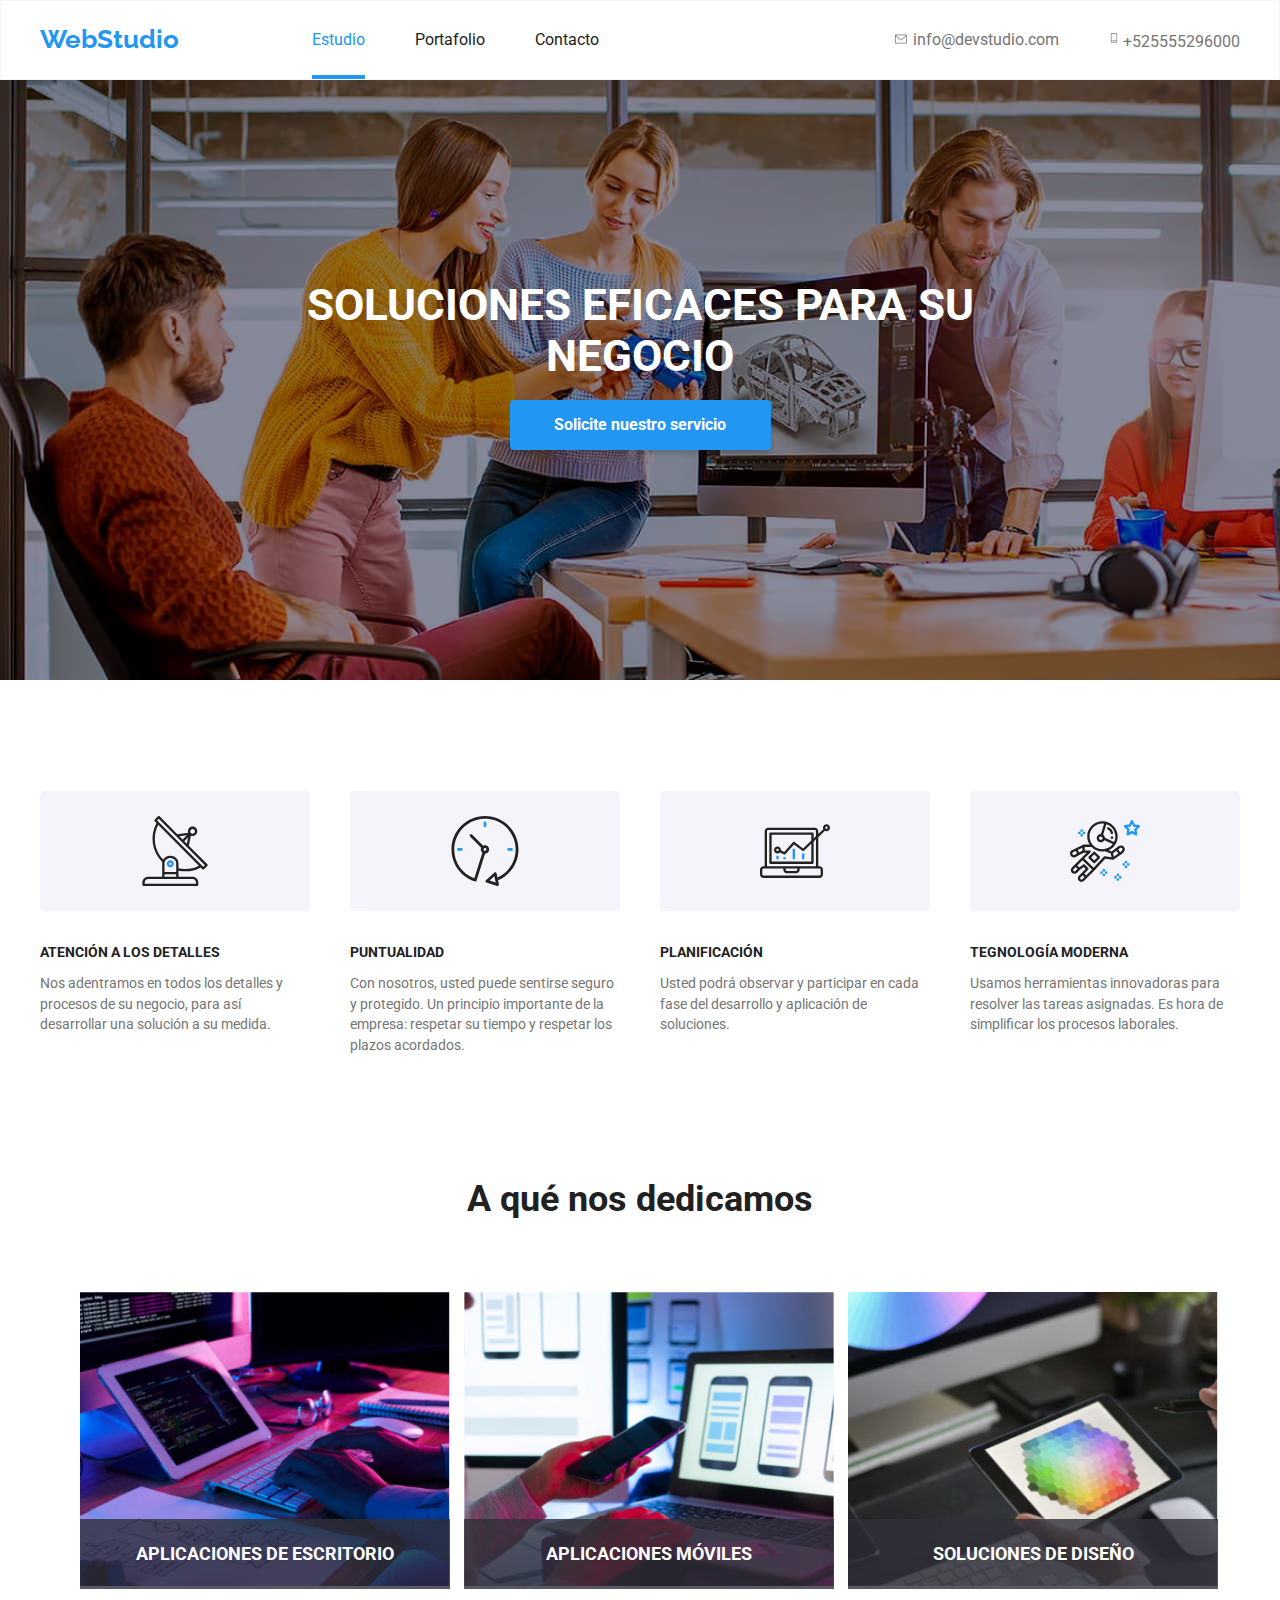
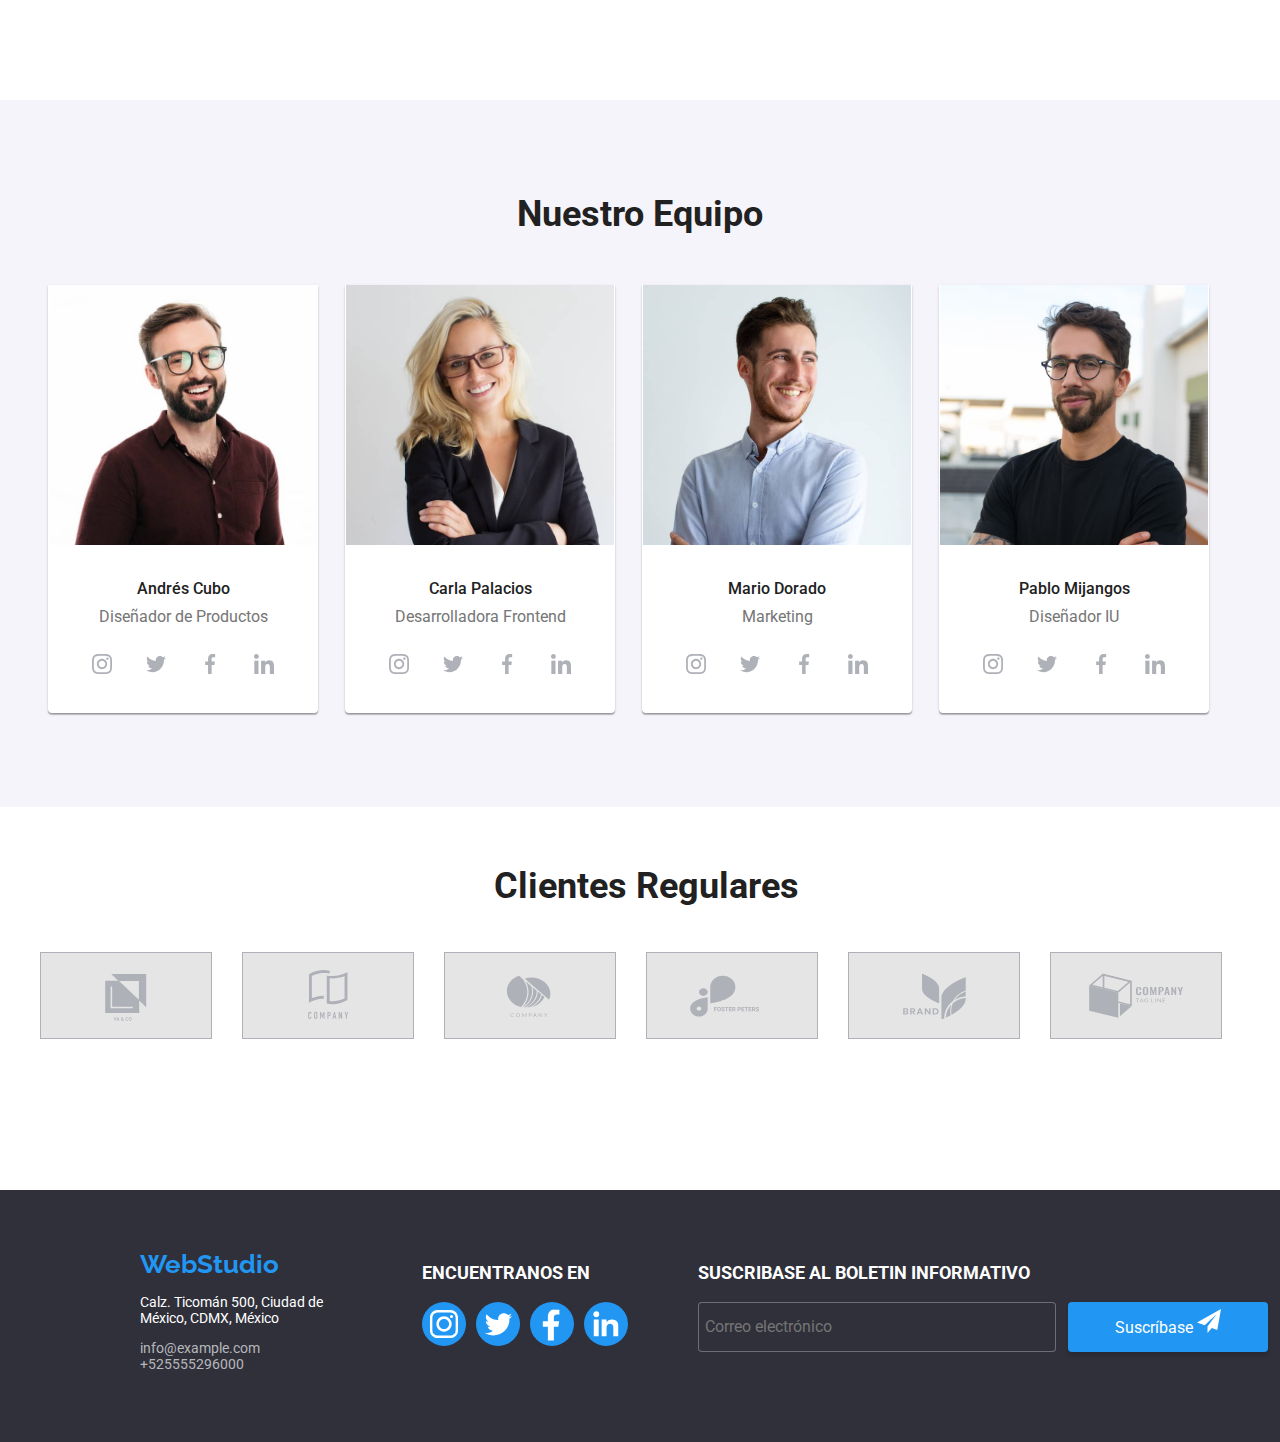
<file: index.html>
<!DOCTYPE html>
<html lang="es">
  <head>
    <meta charset="utf-8" />
    <meta http-equiv="X-UA-Compatible" content="IE=edge" />
    <meta name="viewport" content="width=device-width, initial-scale=1.0" />
    <link
      rel="stylesheet"
      href="https://cdnjs.cloudflare.com/ajax/libs/modern-normalize/1.1.0/modern-normalize.min.css"
    />
    <link rel="stylesheet" type="text/css" href="css/style.css" />
    <link
      href="https://fonts.googleapis.com/css2?family=Raleway:wght@700&family=Roboto:wght@400;500;700;900&display=swap"
      rel="stylesheet"
    />

    <!--Titulo de la pestaña del navegador-->

    <title>WebStudio</title>
  </head>

  <!-- Encabezado de la Web apartir de aqui / Sección backdrop es de pop-up-->

  <body>
    <section class="backdrop is-hidden" data-modal>
      <div class="modal" style="padding: 8px">
        <div style="width: 100%; display: flex; justify-content: flex-end">
          <button
            data-modal-close
            style="
              border-radius: 50%;
              width: 30px;
              height: 30px;
              border: 1px solid rgba(0, 0, 0, 0.1);
              background: #fff;
              cursor: pointer;
            "
          >
            X
          </button>
        </div>

      <div class = "form">
        <h3>Deje sus datos, nos contactaremos con usted</h3>

        <form class="order_form">

          <label class = "form_label active" for="name_modal"> Nombre
            <div class="box_form" >
            <svg class="icon icon-name" width="12" height="12">
              <use
              xlink:href="./images/icons.svg#icon-name"
              ></use>
            </svg>
            <input class = "vent_modal" type="text" name="Name" id="name_modal">
        </div>
      </label>


        <label class = form_label for="phone_modal">Teléfono
        <div class="box_form">
            <svg class="icon icon-phone" width="13" height="13">
              <use
              xlink:href="./images/icons.svg#icon-phone"
              ></use>
            </svg>
            <input class = "vent_modal" type="tel" name="phone" id="phone_modal">
        </div>
      </label>

        <label class=form_label for="email_modal">E-mail
        <div class="box_form">
            <svg class="icon icon-Vectoremail" width="15" height="12">
              <use
              xlink:href="./images/icons.svg#icon-Vectoremail"
              ></use>
            </svg>
            <input class = "vent_modal" type="email" name="email" id="email_modal" autofocus >
        </div>
      </label>

      <label class = form_label for="menssage_modal">Comentarios
        <div class="box_form">
          <textarea name = "menssage" rows = "10" cols="30" id= "menssage_modal" placeholder="Introduzca el texto"></textarea>
        </div>
      </label>

        <div class="acept">
          <input type="checkbox" name="terminos" id="submit" required>
          <label for="submit" class="form_label" >Estoy de acuerdo con el boletín informativo y acepto los Términos y Condiciones</label>
      </div>

      <div class = "for_button">
      <label for="buttonform">
        <input type="submit" class="button_form" value="Enviar" id="buttonform">
    </label>
  </div>


        </form>
      </div>
      </div>
    </section>
    <header class="header">
      <nav class="container">
        <div class="left">
          <div class="logo"><a href="#">WebStudio</a></div>
          <ul>
            <li class="item"><a href="index.html" class="link active">Estudio</a></li>
            <li class="item">
              <a href="portfolio.html" class="link">Portafolio</a>
            </li>
            <li class="item"><a href="#" class="link">Contacto</a></li>
          </ul>
        </div>
        <ul class="right">
          <li>
            <svg
            class="icon icon-sobre-menu"
            width="16"
            height="12">
            <use xlink:href="./images/icons.svg#icon-sobre-menu">
            </use>
          </svg>
            <a class="contact" href="mailto:info@devstudio.com"
              >info@devstudio.com
            </a>
          </li>
          <li>
            <svg
            class="icon icon-movil"
            width="10"
            height="18">
            <use xlink:href="./images/icons.svg#icon-movil">
            </use>
          </svg>
            <a class="contact" href="tel:+525555296000">+525555296000</a>
          </li>
        </ul>
      </nav>
    </header>

    <main>
      <section class="banner">
        <div class="container-banner">
          <h1>SOLUCIONES EFICACES PARA SU NEGOCIO</h1>
          <button class="button" data-modal-open>
            Solicite nuestro servicio
          </button>
        </div>
      </section>

      <!--CONTAINER SKILLS-->
      <div class="container">
        <section class="description">
          <div id="container-skills">
            <ul>
              <li>
                <div class="recta-skills">
                  <svg
                    class="icon icon-Attention_to_detail"
                    width="270"
                    height="120"
                  >
                    <use
                      xlink:href="./images/icons.svg#icon-Attention_to_detail"
                    ></use>
                  </svg>
                </div>
                <div class="skills">
                  <h3>ATENCIÓN A LOS DETALLES</h3>
                  <p>
                    Nos adentramos en todos los detalles y procesos de su
                    negocio, para así desarrollar una solución a su medida.
                  </p>
                </div>
              </li>

              <li>
                <div class="recta-skills">
                  <svg class="icon icon-Puntuality" width="270" height="120">
                    <use xlink:href="./images/icons.svg#icon-Puntuality"></use>
                  </svg>
                </div>
                <div class="skills">
                  <h3>PUNTUALIDAD</h3>
                  <p>
                    Con nosotros, usted puede sentirse seguro y protegido. Un
                    principio importante de la empresa: respetar su tiempo y
                    respetar los plazos acordados.
                  </p>
                </div>
              </li>
              <li>
                <div class="recta-skills">
                  <svg class="icon icon-Planning" width="270" height="120">
                    <use xlink:href="./images/icons.svg#icon-Planning"></use>
                  </svg>
                </div>
                <div class="skills">
                  <h3>PLANIFICACIÓN</h3>
                  <p>
                    Usted podrá observar y participar en cada fase del
                    desarrollo y aplicación de soluciones.
                  </p>
                </div>
              </li>
              <li>
                <div class="recta-skills">
                  <svg
                    class="icon icon-Modern-Technology"
                    width="270"
                    height="120"
                  >
                    <use
                      xlink:href="./images/icons.svg#icon-Modern-Technology"
                    ></use>
                  </svg>
                </div>
                <div class="skills">
                  <h3>TEGNOLOGÍA MODERNA</h3>
                  <p>
                    Usamos herramientas innovadoras para resolver las tareas
                    asignadas. Es hora de simplificar los procesos laborales.
                  </p>
                </div>
              </li>
            </ul>
          </div>
        </section>
      </div>

      <!--CONTAINER SERVICES-->
      <div class="container">
        <section class="services">
          <div id="container-services">
            <h2>A qué nos dedicamos</h2>

            <div id="images">
              <ul>
                <li>
                  <div class="function">
                    <img
                      src="images/service_1.jpg"
                      alt="Service 1"
                      width="370"
                      height="294"
                    />
                    <h3>APLICACIONES DE ESCRITORIO</h3>
                  </div>
                </li>
                <li>
                  <div class="function">
                    <img
                      src="images/service_2.jpg"
                      alt="Service 2"
                      width="370"
                      height="294"
                    />
                    <h3>APLICACIONES MÓVILES</h3>
                  </div>
                </li>
                <li>
                  <div class="function">
                    <img
                      src="images/service_3.jpg"
                      alt="Service 3"
                      width="370"
                      height="294"
                    />
                    <h3>SOLUCIONES DE DISEÑO</h3>
                  </div>
                </li>
              </ul>
            </div>
          </div>
        </section>
      </div>

      <!--CONTAINER PROFILE-->
      <div class="container-profile">
        <section class="profile">
          <div id="container-profile">
            <h2>Nuestro Equipo</h2>

            <ul class="professionals">
              <li class="profile-box">
                <div class="card">
                  <img
                    src="images/andres_cubo.jpg"
                    alt="Product Designer profile"
                    width="268"
                    height="260"
                  />
                  <h3>Andrés Cubo</h3>
                  <span>Diseñador de Productos</span>
                  <svg
                    class="icons"
                    width="206"
                    height="44"
                    viewBox="0 0 206 44"
                    fill="none"
                    xmlns="http://www.w3.org/2000/svg"
                  >
                    <path
                      d="M206 21.9999C206 28.0751 203.538 33.5751 199.556 37.5563C195.575 41.5375 190.075 43.9999 184 43.9999C177.925 43.9999 172.425 41.5375 168.444 37.5563C164.462 33.5751 162 28.0751 162 21.9999C162 15.9248 164.462 10.4248 168.444 6.44359C172.425 2.46237 177.925 -6.10352e-05 184 -6.10352e-05C190.075 -6.10352e-05 195.575 2.46237 199.556 6.44359C203.538 10.4248 206 15.9248 206 21.9999Z"
                      fill="white"
                    />
                    <g clip-path="url(#clip0_1_1054)">
                      <path
                        d="M193.995 32V31.9992H194V24.6642C194 21.0759 193.228 18.3117 189.033 18.3117C187.016 18.3117 185.663 19.4184 185.11 20.4675H185.052V18.6467H181.074V31.9992H185.216V25.3875C185.216 23.6467 185.546 21.9634 187.702 21.9634C189.826 21.9634 189.858 23.95 189.858 25.4992V32H193.995Z"
                        fill="#AFB1B8"
                      />
                      <path
                        d="M174.33 18.6475H178.477V32H174.33V18.6475Z"
                        fill="#AFB1B8"
                      />
                      <path
                        d="M176.402 12C175.076 12 174 13.0758 174 14.4017C174 15.7275 175.076 16.8258 176.402 16.8258C177.727 16.8258 178.803 15.7275 178.803 14.4017C178.802 13.0758 177.727 12 176.402 12V12Z"
                        fill="#AFB1B8"
                      />
                    </g>
                    <path
                      d="M152 21.9999C152 28.0751 149.538 33.5751 145.556 37.5563C141.575 41.5375 136.075 43.9999 130 43.9999C123.925 43.9999 118.425 41.5375 114.444 37.5563C110.462 33.5751 108 28.0751 108 21.9999C108 15.9248 110.462 10.4248 114.444 6.44359C118.425 2.46237 123.925 -6.10352e-05 130 -6.10352e-05C136.075 -6.10352e-05 141.575 2.46237 145.556 6.44359C149.538 10.4248 152 15.9248 152 21.9999Z"
                      fill="white"
                    />
                    <g clip-path="url(#clip1_1_1054)">
                      <path
                        d="M133.331 15.3208H135.157V12.1408C134.842 12.0975 133.758 12 132.497 12C129.864 12 128.061 13.6558 128.061 16.6992V19.5H125.156V23.055H128.061V32H131.623V23.0558H134.41L134.853 19.5008H131.622V17.0517C131.623 16.0242 131.899 15.3208 133.331 15.3208Z"
                        fill="#AFB1B8"
                      />
                    </g>
                    <path
                      d="M98 21.9999C98 28.0751 95.5376 33.5751 91.5564 37.5563C87.5751 41.5375 82.0751 43.9999 76 43.9999C69.9249 43.9999 64.4249 41.5375 60.4437 37.5563C56.4624 33.5751 54 28.0751 54 21.9999C54 15.9248 56.4624 10.4248 60.4437 6.44359C64.4249 2.46237 69.9249 -6.10352e-05 76 -6.10352e-05C82.0751 -6.10352e-05 87.5751 2.46237 91.5564 6.44359C95.5376 10.4248 98 15.9248 98 21.9999Z"
                      fill="white"
                    />
                    <g clip-path="url(#clip2_1_1054)">
                      <path
                        d="M86 15.7988C85.2563 16.125 84.4637 16.3412 83.6375 16.4462C84.4875 15.9388 85.1363 15.1412 85.4412 14.18C84.6488 14.6525 83.7738 14.9863 82.8412 15.1725C82.0887 14.3713 81.0162 13.875 79.8462 13.875C77.5763 13.875 75.7487 15.7175 75.7487 17.9763C75.7487 18.3012 75.7762 18.6137 75.8438 18.9112C72.435 18.745 69.4188 17.1113 67.3925 14.6225C67.0387 15.2363 66.8313 15.9388 66.8313 16.695C66.8313 18.115 67.5625 19.3737 68.6525 20.1025C67.9937 20.09 67.3475 19.8988 66.8 19.5975C66.8 19.61 66.8 19.6262 66.8 19.6425C66.8 21.635 68.2212 23.29 70.085 23.6712C69.7512 23.7625 69.3875 23.8062 69.01 23.8062C68.7475 23.8062 68.4825 23.7913 68.2337 23.7362C68.765 25.36 70.2725 26.5538 72.065 26.5925C70.67 27.6838 68.8988 28.3412 66.9813 28.3412C66.645 28.3412 66.3225 28.3263 66 28.285C67.8162 29.4563 69.9688 30.125 72.29 30.125C79.835 30.125 83.96 23.875 83.96 18.4575C83.96 18.2762 83.9538 18.1013 83.945 17.9275C84.7588 17.35 85.4425 16.6288 86 15.7988Z"
                        fill="#AFB1B8"
                      />
                    </g>
                    <path
                      d="M44 21.9999C44 28.0751 41.5376 33.5751 37.5564 37.5563C33.5751 41.5375 28.0751 43.9999 22 43.9999C15.9249 43.9999 10.4249 41.5375 6.44365 37.5563C2.46243 33.5751 0 28.0751 0 21.9999C0 15.9248 2.46243 10.4248 6.44365 6.44359C10.4249 2.46237 15.9249 -6.10352e-05 22 -6.10352e-05C28.0751 -6.10352e-05 33.5751 2.46237 37.5564 6.44359C41.5376 10.4248 44 15.9248 44 21.9999Z"
                      fill="white"
                    />
                    <g clip-path="url(#clip3_1_1054)">
                      <path
                        d="M31.9804 17.8801C31.9336 16.8174 31.7617 16.0868 31.5156 15.4537C31.2616 14.7818 30.8709 14.1801 30.359 13.68C29.8589 13.1721 29.2533 12.7774 28.5891 12.5274C27.9524 12.2813 27.2256 12.1094 26.163 12.0626C25.0924 12.0118 24.7525 12 22.0371 12C19.3217 12 18.9818 12.0118 17.9152 12.0586C16.8525 12.1055 16.1219 12.2775 15.489 12.5235C14.8169 12.7774 14.2153 13.1681 13.7152 13.68C13.2073 14.1801 12.8127 14.7857 12.5626 15.4499C12.3164 16.0868 12.1446 16.8134 12.0977 17.8761C12.0469 18.9467 12.0352 19.2866 12.0352 22.002C12.0352 24.7173 12.0469 25.0572 12.0938 26.1239C12.1406 27.1865 12.3126 27.9171 12.5588 28.5502C12.8127 29.2221 13.2073 29.8238 13.7152 30.3239C14.2153 30.8318 14.8209 31.2265 15.4851 31.4765C16.1219 31.7226 16.8486 31.8945 17.9114 31.9413C18.9779 31.9883 19.3179 31.9999 22.0333 31.9999C24.7487 31.9999 25.0885 31.9883 26.1552 31.9413C27.2179 31.8945 27.9484 31.7226 28.5813 31.4765C29.9254 30.9568 30.9881 29.8941 31.5078 28.5502C31.7538 27.9133 31.9258 27.1865 31.9727 26.1239C32.0195 25.0572 32.0313 24.7173 32.0313 22.002C32.0313 19.2866 32.0273 18.9467 31.9804 17.8801ZM30.1794 26.0457C30.1364 27.0225 29.9723 27.5499 29.8356 27.9015C29.4995 28.7728 28.808 29.4643 27.9367 29.8004C27.5851 29.9372 27.0538 30.1012 26.0809 30.1441C25.026 30.1911 24.7096 30.2027 22.0411 30.2027C19.3726 30.2027 19.0522 30.1911 18.0011 30.1441C17.0244 30.1012 16.4969 29.9372 16.1453 29.8004C15.7117 29.6402 15.317 29.3862 14.9967 29.0541C14.6646 28.7298 14.4106 28.3391 14.2504 27.9055C14.1137 27.5539 13.9496 27.0225 13.9067 26.0497C13.8597 24.9948 13.8481 24.6783 13.8481 22.0097C13.8481 19.3412 13.8597 19.0209 13.9067 17.9699C13.9496 16.9932 14.1137 16.4657 14.2504 16.1141C14.4106 15.6804 14.6646 15.2859 15.0007 14.9654C15.3248 14.6333 15.7155 14.3793 16.1493 14.2192C16.5009 14.0825 17.0323 13.9184 18.0051 13.8754C19.06 13.8285 19.3765 13.8168 22.0449 13.8168C24.7174 13.8168 25.0337 13.8285 26.0848 13.8754C27.0616 13.9184 27.589 14.0825 27.9407 14.2192C28.3742 14.3793 28.7689 14.6333 29.0893 14.9654C29.4213 15.2897 29.6753 15.6804 29.8356 16.1141C29.9723 16.4657 30.1364 16.997 30.1794 17.9699C30.2263 19.0248 30.238 19.3412 30.238 22.0097C30.238 24.6783 30.2263 24.9908 30.1794 26.0457Z"
                        fill="#AFB1B8"
                      />
                      <path
                        d="M22.0371 16.8642C19.2007 16.8642 16.8994 19.1654 16.8994 22.0019C16.8994 24.8385 19.2007 27.1396 22.0371 27.1396C24.8737 27.1396 27.1749 24.8385 27.1749 22.0019C27.1749 19.1654 24.8737 16.8642 22.0371 16.8642ZM22.0371 25.3346C20.197 25.3346 18.7044 23.8422 18.7044 22.0019C18.7044 20.1617 20.197 18.6692 22.0371 18.6692C23.8774 18.6692 25.3698 20.1617 25.3698 22.0019C25.3698 23.8422 23.8774 25.3346 22.0371 25.3346Z"
                        fill="#AFB1B8"
                      />
                      <path
                        d="M28.5775 16.6611C28.5775 17.3235 28.0404 17.8605 27.3779 17.8605C26.7155 17.8605 26.1785 17.3235 26.1785 16.6611C26.1785 15.9986 26.7155 15.4617 27.3779 15.4617C28.0404 15.4617 28.5775 15.9986 28.5775 16.6611Z"
                        fill="#AFB1B8"
                      />
                    </g>
                    <defs>
                      <clipPath id="clip0_1_1054">
                        <rect
                          width="20"
                          height="20"
                          fill="white"
                          transform="translate(174 12)"
                        />
                      </clipPath>
                      <clipPath id="clip1_1_1054">
                        <rect
                          width="20"
                          height="20"
                          fill="white"
                          transform="translate(120 12)"
                        />
                      </clipPath>
                      <clipPath id="clip2_1_1054">
                        <rect
                          width="20"
                          height="20"
                          fill="white"
                          transform="translate(66 12)"
                        />
                      </clipPath>
                      <clipPath id="clip3_1_1054">
                        <rect
                          width="20"
                          height="20"
                          fill="white"
                          transform="translate(12 12)"
                        />
                      </clipPath>
                    </defs>
                  </svg>
                </div>
              </li>

              <li class="profile-box">
                <div class="card">
                  <img
                    src="images/carla_palacios.jpg"
                    alt="Front-end Developer profile"
                    width="268"
                    height="260"
                  />
                  <h3>Carla Palacios</h3>
                  <span>Desarrolladora Frontend</span>
                  <svg
                    class="icons"
                    width="206"
                    height="44"
                    viewBox="0 0 206 44"
                    fill="none"
                    xmlns="http://www.w3.org/2000/svg"
                  >
                    <path
                      d="M206 21.9999C206 28.0751 203.538 33.5751 199.556 37.5563C195.575 41.5375 190.075 43.9999 184 43.9999C177.925 43.9999 172.425 41.5375 168.444 37.5563C164.462 33.5751 162 28.0751 162 21.9999C162 15.9248 164.462 10.4248 168.444 6.44359C172.425 2.46237 177.925 -6.10352e-05 184 -6.10352e-05C190.075 -6.10352e-05 195.575 2.46237 199.556 6.44359C203.538 10.4248 206 15.9248 206 21.9999Z"
                      fill="white"
                    />
                    <g clip-path="url(#clip0_1_1054)">
                      <path
                        d="M193.995 32V31.9992H194V24.6642C194 21.0759 193.228 18.3117 189.033 18.3117C187.016 18.3117 185.663 19.4184 185.11 20.4675H185.052V18.6467H181.074V31.9992H185.216V25.3875C185.216 23.6467 185.546 21.9634 187.702 21.9634C189.826 21.9634 189.858 23.95 189.858 25.4992V32H193.995Z"
                        fill="#AFB1B8"
                      />
                      <path
                        d="M174.33 18.6475H178.477V32H174.33V18.6475Z"
                        fill="#AFB1B8"
                      />
                      <path
                        d="M176.402 12C175.076 12 174 13.0758 174 14.4017C174 15.7275 175.076 16.8258 176.402 16.8258C177.727 16.8258 178.803 15.7275 178.803 14.4017C178.802 13.0758 177.727 12 176.402 12V12Z"
                        fill="#AFB1B8"
                      />
                    </g>
                    <path
                      d="M152 21.9999C152 28.0751 149.538 33.5751 145.556 37.5563C141.575 41.5375 136.075 43.9999 130 43.9999C123.925 43.9999 118.425 41.5375 114.444 37.5563C110.462 33.5751 108 28.0751 108 21.9999C108 15.9248 110.462 10.4248 114.444 6.44359C118.425 2.46237 123.925 -6.10352e-05 130 -6.10352e-05C136.075 -6.10352e-05 141.575 2.46237 145.556 6.44359C149.538 10.4248 152 15.9248 152 21.9999Z"
                      fill="white"
                    />
                    <g clip-path="url(#clip1_1_1054)">
                      <path
                        d="M133.331 15.3208H135.157V12.1408C134.842 12.0975 133.758 12 132.497 12C129.864 12 128.061 13.6558 128.061 16.6992V19.5H125.156V23.055H128.061V32H131.623V23.0558H134.41L134.853 19.5008H131.622V17.0517C131.623 16.0242 131.899 15.3208 133.331 15.3208Z"
                        fill="#AFB1B8"
                      />
                    </g>
                    <path
                      d="M98 21.9999C98 28.0751 95.5376 33.5751 91.5564 37.5563C87.5751 41.5375 82.0751 43.9999 76 43.9999C69.9249 43.9999 64.4249 41.5375 60.4437 37.5563C56.4624 33.5751 54 28.0751 54 21.9999C54 15.9248 56.4624 10.4248 60.4437 6.44359C64.4249 2.46237 69.9249 -6.10352e-05 76 -6.10352e-05C82.0751 -6.10352e-05 87.5751 2.46237 91.5564 6.44359C95.5376 10.4248 98 15.9248 98 21.9999Z"
                      fill="white"
                    />
                    <g clip-path="url(#clip2_1_1054)">
                      <path
                        d="M86 15.7988C85.2563 16.125 84.4637 16.3412 83.6375 16.4462C84.4875 15.9388 85.1363 15.1412 85.4412 14.18C84.6488 14.6525 83.7738 14.9863 82.8412 15.1725C82.0887 14.3713 81.0162 13.875 79.8462 13.875C77.5763 13.875 75.7487 15.7175 75.7487 17.9763C75.7487 18.3012 75.7762 18.6137 75.8438 18.9112C72.435 18.745 69.4188 17.1113 67.3925 14.6225C67.0387 15.2363 66.8313 15.9388 66.8313 16.695C66.8313 18.115 67.5625 19.3737 68.6525 20.1025C67.9937 20.09 67.3475 19.8988 66.8 19.5975C66.8 19.61 66.8 19.6262 66.8 19.6425C66.8 21.635 68.2212 23.29 70.085 23.6712C69.7512 23.7625 69.3875 23.8062 69.01 23.8062C68.7475 23.8062 68.4825 23.7913 68.2337 23.7362C68.765 25.36 70.2725 26.5538 72.065 26.5925C70.67 27.6838 68.8988 28.3412 66.9813 28.3412C66.645 28.3412 66.3225 28.3263 66 28.285C67.8162 29.4563 69.9688 30.125 72.29 30.125C79.835 30.125 83.96 23.875 83.96 18.4575C83.96 18.2762 83.9538 18.1013 83.945 17.9275C84.7588 17.35 85.4425 16.6288 86 15.7988Z"
                        fill="#AFB1B8"
                      />
                    </g>
                    <path
                      d="M44 21.9999C44 28.0751 41.5376 33.5751 37.5564 37.5563C33.5751 41.5375 28.0751 43.9999 22 43.9999C15.9249 43.9999 10.4249 41.5375 6.44365 37.5563C2.46243 33.5751 0 28.0751 0 21.9999C0 15.9248 2.46243 10.4248 6.44365 6.44359C10.4249 2.46237 15.9249 -6.10352e-05 22 -6.10352e-05C28.0751 -6.10352e-05 33.5751 2.46237 37.5564 6.44359C41.5376 10.4248 44 15.9248 44 21.9999Z"
                      fill="white"
                    />
                    <g clip-path="url(#clip3_1_1054)">
                      <path
                        d="M31.9804 17.8801C31.9336 16.8174 31.7617 16.0868 31.5156 15.4537C31.2616 14.7818 30.8709 14.1801 30.359 13.68C29.8589 13.1721 29.2533 12.7774 28.5891 12.5274C27.9524 12.2813 27.2256 12.1094 26.163 12.0626C25.0924 12.0118 24.7525 12 22.0371 12C19.3217 12 18.9818 12.0118 17.9152 12.0586C16.8525 12.1055 16.1219 12.2775 15.489 12.5235C14.8169 12.7774 14.2153 13.1681 13.7152 13.68C13.2073 14.1801 12.8127 14.7857 12.5626 15.4499C12.3164 16.0868 12.1446 16.8134 12.0977 17.8761C12.0469 18.9467 12.0352 19.2866 12.0352 22.002C12.0352 24.7173 12.0469 25.0572 12.0938 26.1239C12.1406 27.1865 12.3126 27.9171 12.5588 28.5502C12.8127 29.2221 13.2073 29.8238 13.7152 30.3239C14.2153 30.8318 14.8209 31.2265 15.4851 31.4765C16.1219 31.7226 16.8486 31.8945 17.9114 31.9413C18.9779 31.9883 19.3179 31.9999 22.0333 31.9999C24.7487 31.9999 25.0885 31.9883 26.1552 31.9413C27.2179 31.8945 27.9484 31.7226 28.5813 31.4765C29.9254 30.9568 30.9881 29.8941 31.5078 28.5502C31.7538 27.9133 31.9258 27.1865 31.9727 26.1239C32.0195 25.0572 32.0313 24.7173 32.0313 22.002C32.0313 19.2866 32.0273 18.9467 31.9804 17.8801ZM30.1794 26.0457C30.1364 27.0225 29.9723 27.5499 29.8356 27.9015C29.4995 28.7728 28.808 29.4643 27.9367 29.8004C27.5851 29.9372 27.0538 30.1012 26.0809 30.1441C25.026 30.1911 24.7096 30.2027 22.0411 30.2027C19.3726 30.2027 19.0522 30.1911 18.0011 30.1441C17.0244 30.1012 16.4969 29.9372 16.1453 29.8004C15.7117 29.6402 15.317 29.3862 14.9967 29.0541C14.6646 28.7298 14.4106 28.3391 14.2504 27.9055C14.1137 27.5539 13.9496 27.0225 13.9067 26.0497C13.8597 24.9948 13.8481 24.6783 13.8481 22.0097C13.8481 19.3412 13.8597 19.0209 13.9067 17.9699C13.9496 16.9932 14.1137 16.4657 14.2504 16.1141C14.4106 15.6804 14.6646 15.2859 15.0007 14.9654C15.3248 14.6333 15.7155 14.3793 16.1493 14.2192C16.5009 14.0825 17.0323 13.9184 18.0051 13.8754C19.06 13.8285 19.3765 13.8168 22.0449 13.8168C24.7174 13.8168 25.0337 13.8285 26.0848 13.8754C27.0616 13.9184 27.589 14.0825 27.9407 14.2192C28.3742 14.3793 28.7689 14.6333 29.0893 14.9654C29.4213 15.2897 29.6753 15.6804 29.8356 16.1141C29.9723 16.4657 30.1364 16.997 30.1794 17.9699C30.2263 19.0248 30.238 19.3412 30.238 22.0097C30.238 24.6783 30.2263 24.9908 30.1794 26.0457Z"
                        fill="#AFB1B8"
                      />
                      <path
                        d="M22.0371 16.8642C19.2007 16.8642 16.8994 19.1654 16.8994 22.0019C16.8994 24.8385 19.2007 27.1396 22.0371 27.1396C24.8737 27.1396 27.1749 24.8385 27.1749 22.0019C27.1749 19.1654 24.8737 16.8642 22.0371 16.8642ZM22.0371 25.3346C20.197 25.3346 18.7044 23.8422 18.7044 22.0019C18.7044 20.1617 20.197 18.6692 22.0371 18.6692C23.8774 18.6692 25.3698 20.1617 25.3698 22.0019C25.3698 23.8422 23.8774 25.3346 22.0371 25.3346Z"
                        fill="#AFB1B8"
                      />
                      <path
                        d="M28.5775 16.6611C28.5775 17.3235 28.0404 17.8605 27.3779 17.8605C26.7155 17.8605 26.1785 17.3235 26.1785 16.6611C26.1785 15.9986 26.7155 15.4617 27.3779 15.4617C28.0404 15.4617 28.5775 15.9986 28.5775 16.6611Z"
                        fill="#AFB1B8"
                      />
                    </g>
                    <defs>
                      <clipPath id="clip0_1_1054">
                        <rect
                          width="20"
                          height="20"
                          fill="white"
                          transform="translate(174 12)"
                        />
                      </clipPath>
                      <clipPath id="clip1_1_1054">
                        <rect
                          width="20"
                          height="20"
                          fill="white"
                          transform="translate(120 12)"
                        />
                      </clipPath>
                      <clipPath id="clip2_1_1054">
                        <rect
                          width="20"
                          height="20"
                          fill="white"
                          transform="translate(66 12)"
                        />
                      </clipPath>
                      <clipPath id="clip3_1_1054">
                        <rect
                          width="20"
                          height="20"
                          fill="white"
                          transform="translate(12 12)"
                        />
                      </clipPath>
                    </defs>
                  </svg>
                </div>
              </li>
              <li class="profile-box">
                <div class="card">
                  <img
                    src="images/mario_dorado.jpg"
                    alt="Marketing profile"
                    width="268"
                    height="260"
                  />
                  <h3>Mario Dorado</h3>
                  <span>Marketing</span>
                  <svg
                    class="icons"
                    width="206"
                    height="44"
                    viewBox="0 0 206 44"
                    fill="none"
                    xmlns="http://www.w3.org/2000/svg"
                  >
                    <path
                      d="M206 21.9999C206 28.0751 203.538 33.5751 199.556 37.5563C195.575 41.5375 190.075 43.9999 184 43.9999C177.925 43.9999 172.425 41.5375 168.444 37.5563C164.462 33.5751 162 28.0751 162 21.9999C162 15.9248 164.462 10.4248 168.444 6.44359C172.425 2.46237 177.925 -6.10352e-05 184 -6.10352e-05C190.075 -6.10352e-05 195.575 2.46237 199.556 6.44359C203.538 10.4248 206 15.9248 206 21.9999Z"
                      fill="white"
                    />
                    <g clip-path="url(#clip0_1_1054)">
                      <path
                        d="M193.995 32V31.9992H194V24.6642C194 21.0759 193.228 18.3117 189.033 18.3117C187.016 18.3117 185.663 19.4184 185.11 20.4675H185.052V18.6467H181.074V31.9992H185.216V25.3875C185.216 23.6467 185.546 21.9634 187.702 21.9634C189.826 21.9634 189.858 23.95 189.858 25.4992V32H193.995Z"
                        fill="#AFB1B8"
                      />
                      <path
                        d="M174.33 18.6475H178.477V32H174.33V18.6475Z"
                        fill="#AFB1B8"
                      />
                      <path
                        d="M176.402 12C175.076 12 174 13.0758 174 14.4017C174 15.7275 175.076 16.8258 176.402 16.8258C177.727 16.8258 178.803 15.7275 178.803 14.4017C178.802 13.0758 177.727 12 176.402 12V12Z"
                        fill="#AFB1B8"
                      />
                    </g>
                    <path
                      d="M152 21.9999C152 28.0751 149.538 33.5751 145.556 37.5563C141.575 41.5375 136.075 43.9999 130 43.9999C123.925 43.9999 118.425 41.5375 114.444 37.5563C110.462 33.5751 108 28.0751 108 21.9999C108 15.9248 110.462 10.4248 114.444 6.44359C118.425 2.46237 123.925 -6.10352e-05 130 -6.10352e-05C136.075 -6.10352e-05 141.575 2.46237 145.556 6.44359C149.538 10.4248 152 15.9248 152 21.9999Z"
                      fill="white"
                    />
                    <g clip-path="url(#clip1_1_1054)">
                      <path
                        d="M133.331 15.3208H135.157V12.1408C134.842 12.0975 133.758 12 132.497 12C129.864 12 128.061 13.6558 128.061 16.6992V19.5H125.156V23.055H128.061V32H131.623V23.0558H134.41L134.853 19.5008H131.622V17.0517C131.623 16.0242 131.899 15.3208 133.331 15.3208Z"
                        fill="#AFB1B8"
                      />
                    </g>
                    <path
                      d="M98 21.9999C98 28.0751 95.5376 33.5751 91.5564 37.5563C87.5751 41.5375 82.0751 43.9999 76 43.9999C69.9249 43.9999 64.4249 41.5375 60.4437 37.5563C56.4624 33.5751 54 28.0751 54 21.9999C54 15.9248 56.4624 10.4248 60.4437 6.44359C64.4249 2.46237 69.9249 -6.10352e-05 76 -6.10352e-05C82.0751 -6.10352e-05 87.5751 2.46237 91.5564 6.44359C95.5376 10.4248 98 15.9248 98 21.9999Z"
                      fill="white"
                    />
                    <g clip-path="url(#clip2_1_1054)">
                      <path
                        d="M86 15.7988C85.2563 16.125 84.4637 16.3412 83.6375 16.4462C84.4875 15.9388 85.1363 15.1412 85.4412 14.18C84.6488 14.6525 83.7738 14.9863 82.8412 15.1725C82.0887 14.3713 81.0162 13.875 79.8462 13.875C77.5763 13.875 75.7487 15.7175 75.7487 17.9763C75.7487 18.3012 75.7762 18.6137 75.8438 18.9112C72.435 18.745 69.4188 17.1113 67.3925 14.6225C67.0387 15.2363 66.8313 15.9388 66.8313 16.695C66.8313 18.115 67.5625 19.3737 68.6525 20.1025C67.9937 20.09 67.3475 19.8988 66.8 19.5975C66.8 19.61 66.8 19.6262 66.8 19.6425C66.8 21.635 68.2212 23.29 70.085 23.6712C69.7512 23.7625 69.3875 23.8062 69.01 23.8062C68.7475 23.8062 68.4825 23.7913 68.2337 23.7362C68.765 25.36 70.2725 26.5538 72.065 26.5925C70.67 27.6838 68.8988 28.3412 66.9813 28.3412C66.645 28.3412 66.3225 28.3263 66 28.285C67.8162 29.4563 69.9688 30.125 72.29 30.125C79.835 30.125 83.96 23.875 83.96 18.4575C83.96 18.2762 83.9538 18.1013 83.945 17.9275C84.7588 17.35 85.4425 16.6288 86 15.7988Z"
                        fill="#AFB1B8"
                      />
                    </g>
                    <path
                      d="M44 21.9999C44 28.0751 41.5376 33.5751 37.5564 37.5563C33.5751 41.5375 28.0751 43.9999 22 43.9999C15.9249 43.9999 10.4249 41.5375 6.44365 37.5563C2.46243 33.5751 0 28.0751 0 21.9999C0 15.9248 2.46243 10.4248 6.44365 6.44359C10.4249 2.46237 15.9249 -6.10352e-05 22 -6.10352e-05C28.0751 -6.10352e-05 33.5751 2.46237 37.5564 6.44359C41.5376 10.4248 44 15.9248 44 21.9999Z"
                      fill="white"
                    />
                    <g clip-path="url(#clip3_1_1054)">
                      <path
                        d="M31.9804 17.8801C31.9336 16.8174 31.7617 16.0868 31.5156 15.4537C31.2616 14.7818 30.8709 14.1801 30.359 13.68C29.8589 13.1721 29.2533 12.7774 28.5891 12.5274C27.9524 12.2813 27.2256 12.1094 26.163 12.0626C25.0924 12.0118 24.7525 12 22.0371 12C19.3217 12 18.9818 12.0118 17.9152 12.0586C16.8525 12.1055 16.1219 12.2775 15.489 12.5235C14.8169 12.7774 14.2153 13.1681 13.7152 13.68C13.2073 14.1801 12.8127 14.7857 12.5626 15.4499C12.3164 16.0868 12.1446 16.8134 12.0977 17.8761C12.0469 18.9467 12.0352 19.2866 12.0352 22.002C12.0352 24.7173 12.0469 25.0572 12.0938 26.1239C12.1406 27.1865 12.3126 27.9171 12.5588 28.5502C12.8127 29.2221 13.2073 29.8238 13.7152 30.3239C14.2153 30.8318 14.8209 31.2265 15.4851 31.4765C16.1219 31.7226 16.8486 31.8945 17.9114 31.9413C18.9779 31.9883 19.3179 31.9999 22.0333 31.9999C24.7487 31.9999 25.0885 31.9883 26.1552 31.9413C27.2179 31.8945 27.9484 31.7226 28.5813 31.4765C29.9254 30.9568 30.9881 29.8941 31.5078 28.5502C31.7538 27.9133 31.9258 27.1865 31.9727 26.1239C32.0195 25.0572 32.0313 24.7173 32.0313 22.002C32.0313 19.2866 32.0273 18.9467 31.9804 17.8801ZM30.1794 26.0457C30.1364 27.0225 29.9723 27.5499 29.8356 27.9015C29.4995 28.7728 28.808 29.4643 27.9367 29.8004C27.5851 29.9372 27.0538 30.1012 26.0809 30.1441C25.026 30.1911 24.7096 30.2027 22.0411 30.2027C19.3726 30.2027 19.0522 30.1911 18.0011 30.1441C17.0244 30.1012 16.4969 29.9372 16.1453 29.8004C15.7117 29.6402 15.317 29.3862 14.9967 29.0541C14.6646 28.7298 14.4106 28.3391 14.2504 27.9055C14.1137 27.5539 13.9496 27.0225 13.9067 26.0497C13.8597 24.9948 13.8481 24.6783 13.8481 22.0097C13.8481 19.3412 13.8597 19.0209 13.9067 17.9699C13.9496 16.9932 14.1137 16.4657 14.2504 16.1141C14.4106 15.6804 14.6646 15.2859 15.0007 14.9654C15.3248 14.6333 15.7155 14.3793 16.1493 14.2192C16.5009 14.0825 17.0323 13.9184 18.0051 13.8754C19.06 13.8285 19.3765 13.8168 22.0449 13.8168C24.7174 13.8168 25.0337 13.8285 26.0848 13.8754C27.0616 13.9184 27.589 14.0825 27.9407 14.2192C28.3742 14.3793 28.7689 14.6333 29.0893 14.9654C29.4213 15.2897 29.6753 15.6804 29.8356 16.1141C29.9723 16.4657 30.1364 16.997 30.1794 17.9699C30.2263 19.0248 30.238 19.3412 30.238 22.0097C30.238 24.6783 30.2263 24.9908 30.1794 26.0457Z"
                        fill="#AFB1B8"
                      />
                      <path
                        d="M22.0371 16.8642C19.2007 16.8642 16.8994 19.1654 16.8994 22.0019C16.8994 24.8385 19.2007 27.1396 22.0371 27.1396C24.8737 27.1396 27.1749 24.8385 27.1749 22.0019C27.1749 19.1654 24.8737 16.8642 22.0371 16.8642ZM22.0371 25.3346C20.197 25.3346 18.7044 23.8422 18.7044 22.0019C18.7044 20.1617 20.197 18.6692 22.0371 18.6692C23.8774 18.6692 25.3698 20.1617 25.3698 22.0019C25.3698 23.8422 23.8774 25.3346 22.0371 25.3346Z"
                        fill="#AFB1B8"
                      />
                      <path
                        d="M28.5775 16.6611C28.5775 17.3235 28.0404 17.8605 27.3779 17.8605C26.7155 17.8605 26.1785 17.3235 26.1785 16.6611C26.1785 15.9986 26.7155 15.4617 27.3779 15.4617C28.0404 15.4617 28.5775 15.9986 28.5775 16.6611Z"
                        fill="#AFB1B8"
                      />
                    </g>
                    <defs>
                      <clipPath id="clip0_1_1054">
                        <rect
                          width="20"
                          height="20"
                          fill="white"
                          transform="translate(174 12)"
                        />
                      </clipPath>
                      <clipPath id="clip1_1_1054">
                        <rect
                          width="20"
                          height="20"
                          fill="white"
                          transform="translate(120 12)"
                        />
                      </clipPath>
                      <clipPath id="clip2_1_1054">
                        <rect
                          width="20"
                          height="20"
                          fill="white"
                          transform="translate(66 12)"
                        />
                      </clipPath>
                      <clipPath id="clip3_1_1054">
                        <rect
                          width="20"
                          height="20"
                          fill="white"
                          transform="translate(12 12)"
                        />
                      </clipPath>
                    </defs>
                  </svg>
                </div>
              </li>
              <li class="profile-box">
                <div class="card">
                  <img
                    src="images/pablo_mijangos.jpg"
                    alt="Designer IU profile"
                    width="268"
                    height="260"
                  />
                  <h3>Pablo Mijangos</h3>
                  <span>Diseñador IU</span>
                  <svg
                    class="icons"
                    width="206"
                    height="44"
                    viewBox="0 0 206 44"
                    fill="none"
                    xmlns="http://www.w3.org/2000/svg"
                  >
                    <path
                      d="M206 21.9999C206 28.0751 203.538 33.5751 199.556 37.5563C195.575 41.5375 190.075 43.9999 184 43.9999C177.925 43.9999 172.425 41.5375 168.444 37.5563C164.462 33.5751 162 28.0751 162 21.9999C162 15.9248 164.462 10.4248 168.444 6.44359C172.425 2.46237 177.925 -6.10352e-05 184 -6.10352e-05C190.075 -6.10352e-05 195.575 2.46237 199.556 6.44359C203.538 10.4248 206 15.9248 206 21.9999Z"
                      fill="white"
                    />
                    <g class="icon-hover" clip-path="url(#clip0_1_1054)">
                      <path
                        d="M193.995 32V31.9992H194V24.6642C194 21.0759 193.228 18.3117 189.033 18.3117C187.016 18.3117 185.663 19.4184 185.11 20.4675H185.052V18.6467H181.074V31.9992H185.216V25.3875C185.216 23.6467 185.546 21.9634 187.702 21.9634C189.826 21.9634 189.858 23.95 189.858 25.4992V32H193.995Z"
                        fill="#AFB1B8"
                      />
                      <path
                        d="M174.33 18.6475H178.477V32H174.33V18.6475Z"
                        fill="#AFB1B8"
                      />
                      <path
                        d="M176.402 12C175.076 12 174 13.0758 174 14.4017C174 15.7275 175.076 16.8258 176.402 16.8258C177.727 16.8258 178.803 15.7275 178.803 14.4017C178.802 13.0758 177.727 12 176.402 12V12Z"
                        fill="#AFB1B8"
                      />
                    </g>
                    <path
                      d="M152 21.9999C152 28.0751 149.538 33.5751 145.556 37.5563C141.575 41.5375 136.075 43.9999 130 43.9999C123.925 43.9999 118.425 41.5375 114.444 37.5563C110.462 33.5751 108 28.0751 108 21.9999C108 15.9248 110.462 10.4248 114.444 6.44359C118.425 2.46237 123.925 -6.10352e-05 130 -6.10352e-05C136.075 -6.10352e-05 141.575 2.46237 145.556 6.44359C149.538 10.4248 152 15.9248 152 21.9999Z"
                      fill="white"
                    />
                    <g class="icon-hover" clip-path="url(#clip1_1_1054)">
                      <path
                        d="M133.331 15.3208H135.157V12.1408C134.842 12.0975 133.758 12 132.497 12C129.864 12 128.061 13.6558 128.061 16.6992V19.5H125.156V23.055H128.061V32H131.623V23.0558H134.41L134.853 19.5008H131.622V17.0517C131.623 16.0242 131.899 15.3208 133.331 15.3208Z"
                        fill="#AFB1B8"
                      />
                    </g>
                    <path
                      d="M98 21.9999C98 28.0751 95.5376 33.5751 91.5564 37.5563C87.5751 41.5375 82.0751 43.9999 76 43.9999C69.9249 43.9999 64.4249 41.5375 60.4437 37.5563C56.4624 33.5751 54 28.0751 54 21.9999C54 15.9248 56.4624 10.4248 60.4437 6.44359C64.4249 2.46237 69.9249 -6.10352e-05 76 -6.10352e-05C82.0751 -6.10352e-05 87.5751 2.46237 91.5564 6.44359C95.5376 10.4248 98 15.9248 98 21.9999Z"
                      fill="white"
                    />
                    <g class="icon-hover" clip-path="url(#clip2_1_1054)">
                      <path
                        d="M86 15.7988C85.2563 16.125 84.4637 16.3412 83.6375 16.4462C84.4875 15.9388 85.1363 15.1412 85.4412 14.18C84.6488 14.6525 83.7738 14.9863 82.8412 15.1725C82.0887 14.3713 81.0162 13.875 79.8462 13.875C77.5763 13.875 75.7487 15.7175 75.7487 17.9763C75.7487 18.3012 75.7762 18.6137 75.8438 18.9112C72.435 18.745 69.4188 17.1113 67.3925 14.6225C67.0387 15.2363 66.8313 15.9388 66.8313 16.695C66.8313 18.115 67.5625 19.3737 68.6525 20.1025C67.9937 20.09 67.3475 19.8988 66.8 19.5975C66.8 19.61 66.8 19.6262 66.8 19.6425C66.8 21.635 68.2212 23.29 70.085 23.6712C69.7512 23.7625 69.3875 23.8062 69.01 23.8062C68.7475 23.8062 68.4825 23.7913 68.2337 23.7362C68.765 25.36 70.2725 26.5538 72.065 26.5925C70.67 27.6838 68.8988 28.3412 66.9813 28.3412C66.645 28.3412 66.3225 28.3263 66 28.285C67.8162 29.4563 69.9688 30.125 72.29 30.125C79.835 30.125 83.96 23.875 83.96 18.4575C83.96 18.2762 83.9538 18.1013 83.945 17.9275C84.7588 17.35 85.4425 16.6288 86 15.7988Z"
                        fill="#AFB1B8"
                      />
                    </g>
                    <path
                      d="M44 21.9999C44 28.0751 41.5376 33.5751 37.5564 37.5563C33.5751 41.5375 28.0751 43.9999 22 43.9999C15.9249 43.9999 10.4249 41.5375 6.44365 37.5563C2.46243 33.5751 0 28.0751 0 21.9999C0 15.9248 2.46243 10.4248 6.44365 6.44359C10.4249 2.46237 15.9249 -6.10352e-05 22 -6.10352e-05C28.0751 -6.10352e-05 33.5751 2.46237 37.5564 6.44359C41.5376 10.4248 44 15.9248 44 21.9999Z"
                      fill="white"
                    />
                    <g class="icon-hover" clip-path="url(#clip3_1_1054)">
                      <path
                        d="M31.9804 17.8801C31.9336 16.8174 31.7617 16.0868 31.5156 15.4537C31.2616 14.7818 30.8709 14.1801 30.359 13.68C29.8589 13.1721 29.2533 12.7774 28.5891 12.5274C27.9524 12.2813 27.2256 12.1094 26.163 12.0626C25.0924 12.0118 24.7525 12 22.0371 12C19.3217 12 18.9818 12.0118 17.9152 12.0586C16.8525 12.1055 16.1219 12.2775 15.489 12.5235C14.8169 12.7774 14.2153 13.1681 13.7152 13.68C13.2073 14.1801 12.8127 14.7857 12.5626 15.4499C12.3164 16.0868 12.1446 16.8134 12.0977 17.8761C12.0469 18.9467 12.0352 19.2866 12.0352 22.002C12.0352 24.7173 12.0469 25.0572 12.0938 26.1239C12.1406 27.1865 12.3126 27.9171 12.5588 28.5502C12.8127 29.2221 13.2073 29.8238 13.7152 30.3239C14.2153 30.8318 14.8209 31.2265 15.4851 31.4765C16.1219 31.7226 16.8486 31.8945 17.9114 31.9413C18.9779 31.9883 19.3179 31.9999 22.0333 31.9999C24.7487 31.9999 25.0885 31.9883 26.1552 31.9413C27.2179 31.8945 27.9484 31.7226 28.5813 31.4765C29.9254 30.9568 30.9881 29.8941 31.5078 28.5502C31.7538 27.9133 31.9258 27.1865 31.9727 26.1239C32.0195 25.0572 32.0313 24.7173 32.0313 22.002C32.0313 19.2866 32.0273 18.9467 31.9804 17.8801ZM30.1794 26.0457C30.1364 27.0225 29.9723 27.5499 29.8356 27.9015C29.4995 28.7728 28.808 29.4643 27.9367 29.8004C27.5851 29.9372 27.0538 30.1012 26.0809 30.1441C25.026 30.1911 24.7096 30.2027 22.0411 30.2027C19.3726 30.2027 19.0522 30.1911 18.0011 30.1441C17.0244 30.1012 16.4969 29.9372 16.1453 29.8004C15.7117 29.6402 15.317 29.3862 14.9967 29.0541C14.6646 28.7298 14.4106 28.3391 14.2504 27.9055C14.1137 27.5539 13.9496 27.0225 13.9067 26.0497C13.8597 24.9948 13.8481 24.6783 13.8481 22.0097C13.8481 19.3412 13.8597 19.0209 13.9067 17.9699C13.9496 16.9932 14.1137 16.4657 14.2504 16.1141C14.4106 15.6804 14.6646 15.2859 15.0007 14.9654C15.3248 14.6333 15.7155 14.3793 16.1493 14.2192C16.5009 14.0825 17.0323 13.9184 18.0051 13.8754C19.06 13.8285 19.3765 13.8168 22.0449 13.8168C24.7174 13.8168 25.0337 13.8285 26.0848 13.8754C27.0616 13.9184 27.589 14.0825 27.9407 14.2192C28.3742 14.3793 28.7689 14.6333 29.0893 14.9654C29.4213 15.2897 29.6753 15.6804 29.8356 16.1141C29.9723 16.4657 30.1364 16.997 30.1794 17.9699C30.2263 19.0248 30.238 19.3412 30.238 22.0097C30.238 24.6783 30.2263 24.9908 30.1794 26.0457Z"
                        fill="#AFB1B8"
                      />
                      <path
                        d="M22.0371 16.8642C19.2007 16.8642 16.8994 19.1654 16.8994 22.0019C16.8994 24.8385 19.2007 27.1396 22.0371 27.1396C24.8737 27.1396 27.1749 24.8385 27.1749 22.0019C27.1749 19.1654 24.8737 16.8642 22.0371 16.8642ZM22.0371 25.3346C20.197 25.3346 18.7044 23.8422 18.7044 22.0019C18.7044 20.1617 20.197 18.6692 22.0371 18.6692C23.8774 18.6692 25.3698 20.1617 25.3698 22.0019C25.3698 23.8422 23.8774 25.3346 22.0371 25.3346Z"
                        fill="#AFB1B8"
                      />
                      <path
                        d="M28.5775 16.6611C28.5775 17.3235 28.0404 17.8605 27.3779 17.8605C26.7155 17.8605 26.1785 17.3235 26.1785 16.6611C26.1785 15.9986 26.7155 15.4617 27.3779 15.4617C28.0404 15.4617 28.5775 15.9986 28.5775 16.6611Z"
                        fill="#AFB1B8"
                      />
                    </g>
                    <defs>
                      <clipPath id="clip0_1_1054">
                        <rect
                          width="20"
                          height="20"
                          fill="white"
                          transform="translate(174 12)"
                        />
                      </clipPath>
                      <clipPath id="clip1_1_1054">
                        <rect
                          width="20"
                          height="20"
                          fill="white"
                          transform="translate(120 12)"
                        />
                      </clipPath>
                      <clipPath id="clip2_1_1054">
                        <rect
                          width="20"
                          height="20"
                          fill="white"
                          transform="translate(66 12)"
                        />
                      </clipPath>
                      <clipPath id="clip3_1_1054">
                        <rect
                          width="20"
                          height="20"
                          fill="white"
                          transform="translate(12 12)"
                        />
                      </clipPath>
                    </defs>
                  </svg>
                </div>
              </li>
            </ul>
          </div>
        </section>
      </div>

      <!--CONTAINER REGULAR CUSTOMERS-->
      <div class="container">
        <section class="customers">
          <div class="container-regular">
            <h2>Clientes Regulares</h2>
            <ul class="client">
              <li class="icons-client">
                <svg width="170" height="81">
                  <use xlink:href="./images/icons.svg#icon-Client_1"></use>
                </svg>
              </li>
              <li class="icons-client">
                <svg width="170" height="81">
                  <use xlink:href="./images/icons.svg#icon-Client_2"></use>
                </svg>
              </li>
              <li class="icons-client">
                <svg width="170" height="81">
                  <use xlink:href="./images/icons.svg#icon-Client_3"></use>
                </svg>
              </li>
              <li class="icons-client">
                <svg width="170" height="81">
                  <use xlink:href="./images/icons.svg#icon-Client_4"></use>
                </svg>
              </li>
              <li class="icons-client">
                <svg width="170" height="81">
                  <use xlink:href="./images/icons.svg#icon-Client_5"></use>
                </svg>
              </li>
              <li class="icons-client">
                <svg width="170" height="81">
                  <use xlink:href="./images/icons.svg#icon-Client_6"></use>
                </svg>
              </li>
            </ul>
          </div>
        </section>
      </div>
    </main>

    <footer class="footer">
      <div class="first-block">
        <a class="logo" href="webstudio">WebStudio</a>
        <address>
          <p>Calz. Ticomán 500, Ciudad de México, CDMX, México</p>
          <div class="menu-footer" id="menuf">
            <a class="contact" href="mailto:info@example.com"
              >info@example.com</a
            >
            <a class="contact" href="tel:525555296000">+525555296000</a>
          </div>
        </address>
      </div>
      <div class="networks">
        <h3>ENCUENTRANOS EN</h3>
        <ul class="social-networks">
          <li class="social">
            <svg
              width="44"
              height="44"
              xmlns="http://www.w3.org/2000/svg"
              viewBox="0 0 449.69 449.69"
            >
              <defs>
                <style>
                  .cls-1 {
                    fill: #2196f3;
                  }
                  .cls-2 {
                    fill: #fff;
                    fill-rule: evenodd;
                  }
                </style>
              </defs>
              <g id="Capa_2" data-name="Capa 2">
                <g id="Layer_2" data-name="Layer 2">
                  <circle
                    class="cls-1"
                    cx="224.85"
                    cy="224.85"
                    r="224.85"
                    transform="translate(-93.13 224.85) rotate(-45)"
                  />
                  <path
                    class="cls-2"
                    d="M158.71,81.62H291c42.49,0,77.44,34.95,77.44,77.44V290.64c0,42.49-34.95,77.44-77.44,77.44H158.71c-42.48,0-77.44-34.95-77.44-77.44V159.06c0-42.49,35-77.44,77.44-77.44Zm143.23,50h0a16.67,16.67,0,0,1,16.45,16.44h0a16.68,16.68,0,0,1-16.45,16.45h0a16.23,16.23,0,0,1-16.44-16.45h0a16.22,16.22,0,0,1,16.44-16.44ZM224.5,146.72h.69c42.49,0,78.13,35.64,78.13,78.13h0c0,43.17-35.64,78.12-78.13,78.12h-.69c-42.48,0-77.44-35-77.44-78.12h0c0-42.49,35-78.13,77.44-78.13Zm0,26.73h.69c28.1,0,51.4,23.3,51.4,51.4h0c0,28.78-23.3,52.08-51.4,52.08h-.69c-28.09,0-51.39-23.3-51.39-52.08h0c0-28.1,23.3-51.4,51.39-51.4Zm-65.1-67.16H290.29a53.52,53.52,0,0,1,53.46,53.45V290a53.53,53.53,0,0,1-53.46,53.46H159.4A53.52,53.52,0,0,1,106,290V159.74a53.51,53.51,0,0,1,53.45-53.45Z"
                  />
                </g>
              </g>
            </svg>
          </li>
          <li class="social">
            <svg
              width="44"
              height="44"
              xmlns="http://www.w3.org/2000/svg"
              viewBox="0 0 449.7 449.69"
            >
              <defs>
                <style>
                  .cls-1 {
                    fill: #2196f3;
                  }
                  .cls-2 {
                    fill: #fff;
                    fill-rule: evenodd;
                  }
                </style>
              </defs>
              <g id="Capa_3" data-name="Capa 3">
                <g id="Layer_3" data-name="Layer 3">
                  <circle
                    class="cls-1"
                    cx="224.85"
                    cy="224.85"
                    r="224.85"
                    transform="translate(-93.13 224.85) rotate(-45)"
                  />
                  <path
                    class="cls-2"
                    d="M227.33,184.88c-11.07-58.34,59.09-93.06,100.45-51,0,0,18.46-5.17,34.71-15.51a63.91,63.91,0,0,1-25.85,32.5s22.16-2.95,31.76-8.86c0,0-9.6,19.94-27.33,27.32C350.67,303.05,206.65,384.3,90,317.82c0,0,57.61,3,82-25.11,0,0-35.45,3-53.18-39.88,0,0,13.3,5.17,26.59-1.48,0,0-41.36-6.64-45-56.13,0,0,13.29,10.34,28.07,6.65,0,0-45.79-27.33-20-76.81,0,0,48.75,62,118.91,59.82Z"
                  />
                </g>
              </g>
            </svg>
          </li>
          <li class="social">
            <svg
              width="44"
              height="44"
              xmlns="http://www.w3.org/2000/svg"
              viewBox="0 0 449.69 449.69"
            >
              <defs>
                <style>
                  .cls-1 {
                    fill: #2196f3;
                  }
                  .cls-2 {
                    fill: #fff;
                    fill-rule: evenodd;
                  }
                </style>
              </defs>
              <g id="Capa_4" data-name="Capa 4">
                <g id="Layer_4" data-name="Layer 4">
                  <circle
                    class="cls-1"
                    cx="224.85"
                    cy="224.85"
                    r="224.85"
                    transform="translate(-93.13 224.85) rotate(-45)"
                  />
                  <path
                    class="cls-2"
                    d="M182.69,394.51H244V253h45.31l9.06-57.16H244V152.63c0-16,15.34-25.09,30-25.09h26.48V80.14l-47.4-2.09c-45.3-2.79-70.4,32.76-70.4,75.28v42.52H131.11V253h51.58Z"
                  />
                </g>
              </g>
            </svg>
          </li>
          <li class="social">
            <svg
              width="44"
              height="44"
              xmlns="http://www.w3.org/2000/svg"
              viewBox="0 0 449.69 449.69"
            >
              <defs>
                <style>
                  .cls-1 {
                    fill: #2196f3;
                  }
                  .cls-2 {
                    fill: #fff;
                    fill-rule: evenodd;
                  }
                </style>
              </defs>
              <g id="Capa_5" data-name="Capa 5">
                <g id="Layer_5" data-name="Layer 5">
                  <circle
                    class="cls-1"
                    cx="224.85"
                    cy="224.85"
                    r="224.85"
                    transform="translate(-93.13 224.85) rotate(-45)"
                  />
                  <path
                    class="cls-2"
                    d="M99.79,179.71h50.64v170H99.79Zm25-86.26a30.63,30.63,0,1,1,0,61.26c-16.88,0-30-13.75-30-30.63s13.13-30.63,30-30.63Zm55.64,86.26h50v23.76a57.85,57.85,0,0,1,48.13-25.63h13.76a57.76,57.76,0,0,1,57.51,57.51v114.4h-50V334.12h0V257.86h0c-.63-19.38-13.76-34.39-33.13-34.39h0c-19.38,0-35.64,15-36.26,34.39h0v91.89h-50Z"
                  />
                </g>
              </g>
            </svg>
          </li>
        </ul>
      </div>
      <div class="subscription">
        <h3>SUSCRIBASE AL BOLETIN INFORMATIVO</h3>
        <form name="subscription_footer">
          <label for="mail_footer">
            <input class = "email_footer" type="email" name="email" id="mail_footer" placeholder=" Correo electrónico"/>
          </label>
          <button class = "submit_footer" type="submit" name="suscribe">
            Suscríbase
            <svg class="icon subscription-icono" width="24" height="24">
              <use
                xlink:href="./images/icons.svg#icon-subscription-icono"
              ></use>
            </svg>
          </button>
        </form>
    </footer>
    <script src="js/modal.js"></script>
  </body>
</html>
</file>
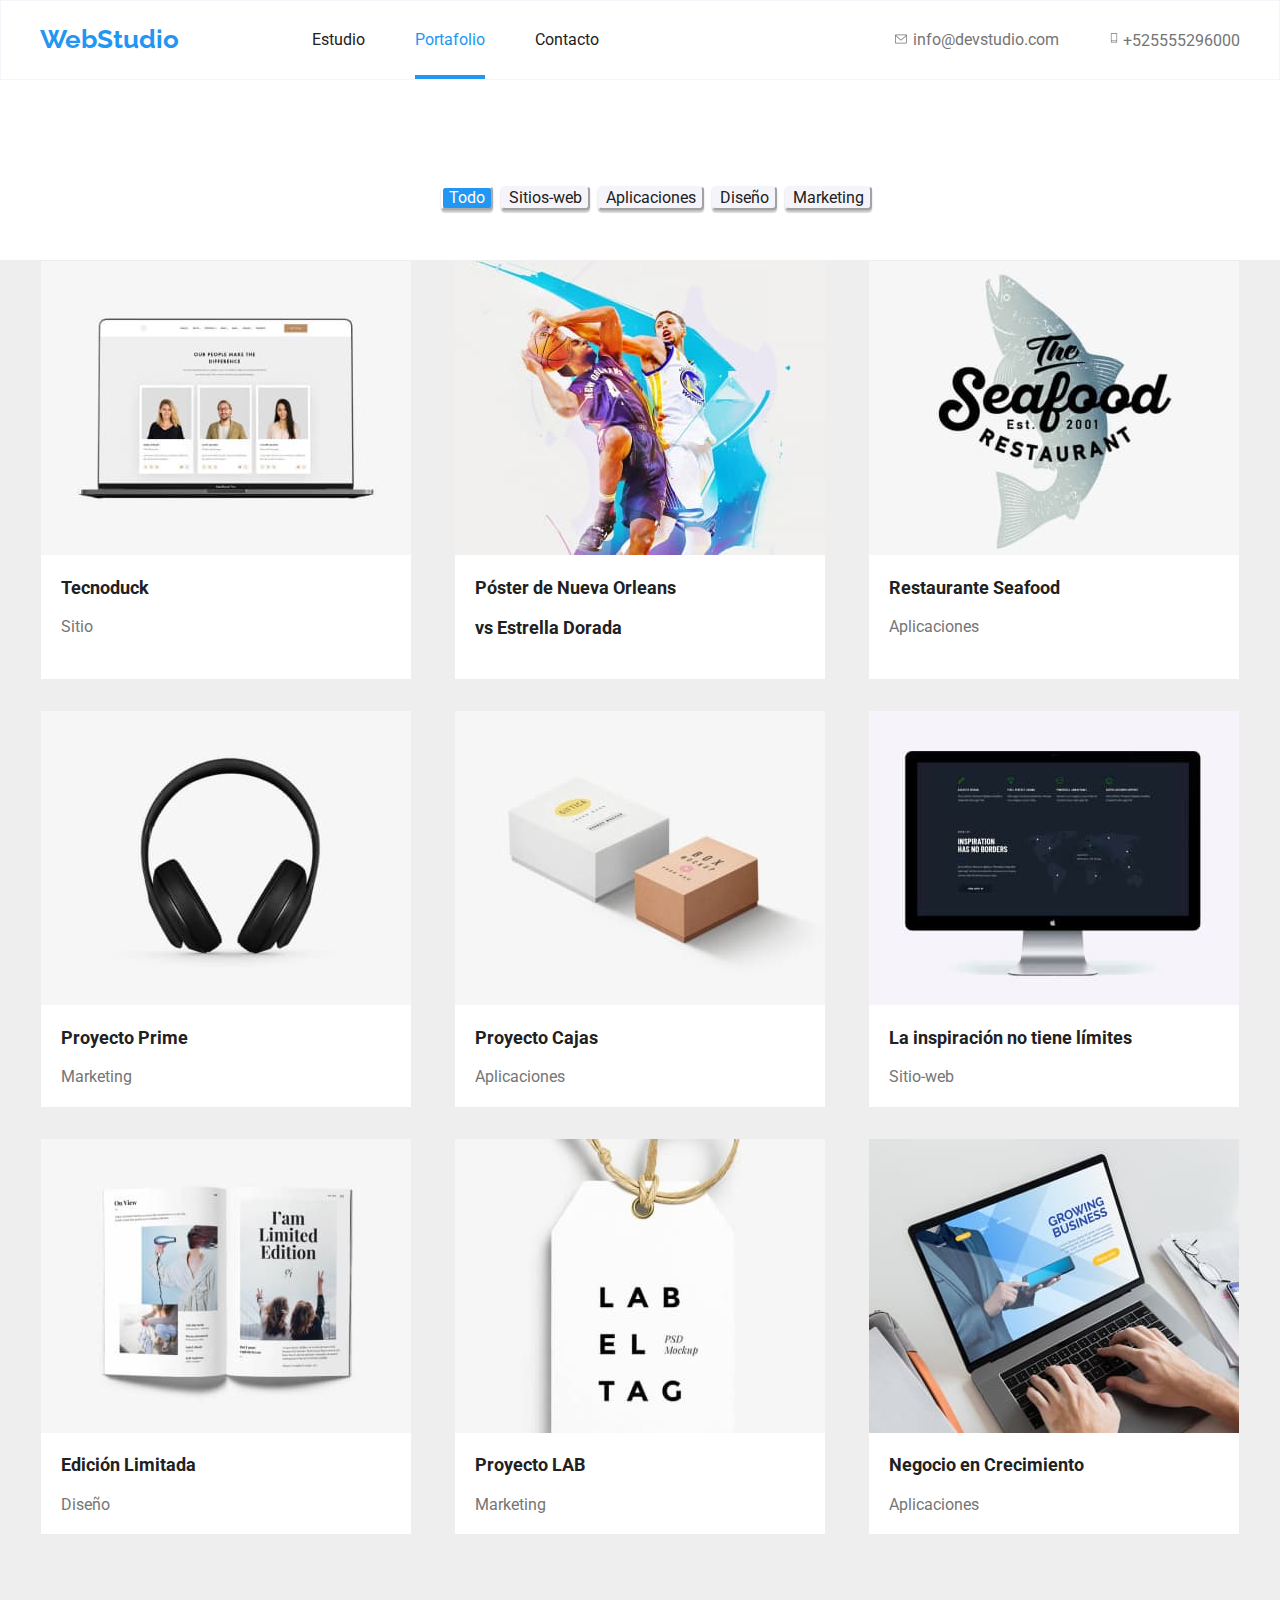
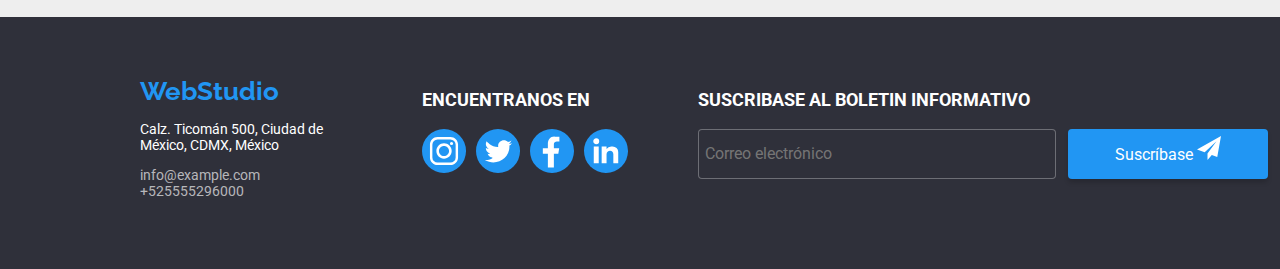
<file: portfolio.html>
<!DOCTYPE html>
<html lang="en">
  <head>
    <meta charset="utf-8" />
    <meta http-equiv="X-UA-Compatible" content="IE=edge" />
    <meta name="viewport" content="width=device-width, initial-scale=1.0" />
    <link
      rel="stylesheet"
      href="https://cdnjs.cloudflare.com/ajax/libs/modern-normalize/1.1.0/modern-normalize.min.css"
    />
    <link rel="stylesheet" type="text/css" href="css/style.css" />
    <link
      href="https://fonts.googleapis.com/css2?family=Raleway:wght@700&family=Roboto:wght@400;500;700;900&display=swap"
      rel="stylesheet"
    />

    <!--Titulo de la pestaña del navegador-->

    <title>WebStudio</title>
  </head>

  <!-- Encabezado de la Web apartir de aqui-->

  <body>
    <header class="header">
      <nav class="container">
        <div class="left">
          <div class="logo"><a href="#">WebStudio</a></div>
          <ul>
            <li class="item"><a href="index.html" class="link">Estudio</a></li>
            <li class="item">
              <a href="portfolio.html" class="link active">Portafolio</a>
            </li>
            <li class="item"><a href="#" class="link">Contacto</a></li>
          </ul>
        </div>
        <ul class="right">
          <li>
           <svg
            class="icon icon-sobre-menu"
            width="16"
            height="12">
            <use xlink:href="./images/icons.svg#icon-sobre-menu">
            </use>
          </svg>
            <a class="contact" href="mailto:info@devstudio.com"
              >info@devstudio.com
            </a>
          </li>
          <li>
            <svg
            class="icon icon-movil"
            width="10"
            height="16">
            <use xlink:href="./images/icons.svg#icon-movil">
            </use>
          </svg>
            <a class="contact" href="tel:+525555296000">+525555296000</a>
          </li>
        </ul>
      </nav>
    </header>

    <!--btaz= botón azul de portafolio
	btgr= botón gris de portafolio-->
    <main>
      <div class="container">
        <section class="list-button">
          <div id="filter">
            <ul>
              <li><button class="btaz" type="button">Todo</button></li>
              <li><button class="btgr" type="button">Sitios-web</button></li>
              <li><button class="btgr" type="button">Aplicaciones</button></li>
              <li><button class="btgr" type="button">Diseño</button></li>
              <li><button class="btgr" type="button">Marketing</button></li>
            </ul>
          </div>
        </section>
      </div>

      <!--CONTAINER PORTAFOLIO-->
      <!--<div class="container-portfolio"> -->
      <section class="container-briefcase">
        <div id="briefcase">
          <ul class="list-portfolio">
            <li class="box">
              <div class="box-animation">
                <p>
                  Tecnoduck es una plataforma de distribución de coronavirus de
                  última generación. Las compañías usan esta plataforma para el
                  espionaje digital y los ataques a los servidores seguros de la
                  competencia.
                </p>
              </div>
              <img
                src="images/tecnoduck.jpg"
                alt="Tecnoduck Sitio Web"
                width="370"
                height="294"
              />
              <h3>Tecnoduck</h3>
              <span>Sitio</span>
            </li>

            <li class="box">
              <div class="box-animation">
                <p>
                  Lorem ipsum, dolor sit amet consectetur adipisicing elit.
                  Asperiores aliquid id culpa deleniti? Magnam minima nesciunt
                  cum.
                </p>
              </div>
              <img
                src="images/poster.jpg"
                alt="Póster de Nueva Orleans"
                width="370"
                height="294"
              />
              <h3>Póster de Nueva Orleans</h3>
              <h3>vs Estrella Dorada</h3>
            </li>

            <li class="box">
              <div class="box-animation">
                <p>
                  Lorem ipsum, dolor sit amet consectetur adipisicing elit.
                  Asperiores aliquid id culpa deleniti? Magnam minima nesciunt
                  cum.
                </p>
              </div>
              <img
                src="images/restaurant.jpg"
                alt="Restaurante Seafood"
                width="370"
                height="294"
              />
              <h3>Restaurante Seafood</h3>
              <span>Aplicaciones</span>
            </li>

            <li class="box">
              <div class="box-animation">
                <p>
                  Lorem ipsum, dolor sit amet consectetur adipisicing elit.
                  Asperiores aliquid id culpa deleniti? Magnam minima nesciunt
                  cum.
                </p>
              </div>
              <img
                src="images/project_prime.jpg"
                alt="Proyecto Prime"
                width="370"
                height="294"
              />
              <h3>Proyecto Prime</h3>
              <span>Marketing</span>
            </li>

            <li class="box">
              <div class="box-animation">
                <p>
                  Lorem ipsum, dolor sit amet consectetur adipisicing elit.
                  Asperiores aliquid id culpa deleniti? Magnam minima nesciunt
                  cum.
                </p>
              </div>
              <img
                src="images/project_in_boxes.jpg"
                alt="Proyecto Cajas"
                width="370"
                height="294"
              />
              <h3>Proyecto Cajas</h3>
              <span>Aplicaciones</span>
            </li>

            <li class="box">
              <div class="box-animation">
                <p>
                  Lorem ipsum, dolor sit amet consectetur adipisicing elit.
                  Asperiores aliquid id culpa deleniti? Magnam minima nesciunt
                  cum.
                </p>
              </div>
              <img
                src="images/the_inspiration.jpg"
                alt="La inspiración no tiene limites"
                width="370"
                height="294"
              />
              <h3>La inspiración no tiene límites</h3>
              <span>Sitio-web</span>
            </li>

            <li class="box">
              <div class="box-animation">
                <p>
                  Lorem ipsum, dolor sit amet consectetur adipisicing elit.
                  Asperiores aliquid id culpa deleniti? Magnam minima nesciunt
                  cum.
                </p>
              </div>
              <img
                src="images/limited_edition.jpg"
                alt="Edición Limitada"
                width="370"
                height="294"
              />
              <h3>Edición Limitada</h3>
              <span>Diseño</span>
            </li>

            <li class="box">
              <div class="box-animation">
                <p>
                  Lorem ipsum, dolor sit amet consectetur adipisicing elit.
                  Asperiores aliquid id culpa deleniti? Magnam minima nesciunt
                  cum.
                </p>
              </div>
              <img
                src="images/project_lab.jpg"
                alt="Proyecto LAB"
                width="370"
                height="294"
              />
              <h3>Proyecto LAB</h3>
              <span>Marketing</span>
            </li>

            <li class="box">
              <div class="box-animation">
                <p>
                  Lorem ipsum, dolor sit amet consectetur adipisicing elit.
                  Asperiores aliquid id culpa deleniti? Magnam minima nesciunt
                  cum.
                </p>
              </div>
              <img
                src="images/growing_business.jpg"
                alt="Negocio en Crecimiento"
                width="370"
                height="294"
              />
              <h3>Negocio en Crecimiento</h3>
              <span>Aplicaciones</span>
            </li>
          </ul>
        </div>
      </section>
    </main>
    <footer class="footer">
      <div class="first-block">
        <a class="logo" href="webstudio">WebStudio</a>
        <address>
          <p>Calz. Ticomán 500, Ciudad de México, CDMX, México</p>
          <div class="menu-footer" id="menuf">
            <a class="contact" href="mailto:info@example.com"
              >info@example.com</a
            >
            <a class="contact" href="tel:525555296000">+525555296000</a>
          </div>
        </address>
      </div>
      <div class="networks">
        <h3>ENCUENTRANOS EN</h3>
        <ul class="social-networks">
          <li class="social">
            <svg
              width="44"
              height="44"
              xmlns="http://www.w3.org/2000/svg"
              viewBox="0 0 449.69 449.69"
            >
              <defs>
                <style>
                  .cls-1 {
                    fill: #2196f3;
                  }
                  .cls-2 {
                    fill: #fff;
                    fill-rule: evenodd;
                  }
                </style>
              </defs>
              <g id="Capa_2" data-name="Capa 2">
                <g id="Layer_2" data-name="Layer 2">
                  <circle
                    class="cls-1"
                    cx="224.85"
                    cy="224.85"
                    r="224.85"
                    transform="translate(-93.13 224.85) rotate(-45)"
                  />
                  <path
                    class="cls-2"
                    d="M158.71,81.62H291c42.49,0,77.44,34.95,77.44,77.44V290.64c0,42.49-34.95,77.44-77.44,77.44H158.71c-42.48,0-77.44-34.95-77.44-77.44V159.06c0-42.49,35-77.44,77.44-77.44Zm143.23,50h0a16.67,16.67,0,0,1,16.45,16.44h0a16.68,16.68,0,0,1-16.45,16.45h0a16.23,16.23,0,0,1-16.44-16.45h0a16.22,16.22,0,0,1,16.44-16.44ZM224.5,146.72h.69c42.49,0,78.13,35.64,78.13,78.13h0c0,43.17-35.64,78.12-78.13,78.12h-.69c-42.48,0-77.44-35-77.44-78.12h0c0-42.49,35-78.13,77.44-78.13Zm0,26.73h.69c28.1,0,51.4,23.3,51.4,51.4h0c0,28.78-23.3,52.08-51.4,52.08h-.69c-28.09,0-51.39-23.3-51.39-52.08h0c0-28.1,23.3-51.4,51.39-51.4Zm-65.1-67.16H290.29a53.52,53.52,0,0,1,53.46,53.45V290a53.53,53.53,0,0,1-53.46,53.46H159.4A53.52,53.52,0,0,1,106,290V159.74a53.51,53.51,0,0,1,53.45-53.45Z"
                  />
                </g>
              </g>
            </svg>
          </li>
          <li class="social">
            <svg
              width="44"
              height="44"
              xmlns="http://www.w3.org/2000/svg"
              viewBox="0 0 449.7 449.69"
            >
              <defs>
                <style>
                  .cls-1 {
                    fill: #2196f3;
                  }
                  .cls-2 {
                    fill: #fff;
                    fill-rule: evenodd;
                  }
                </style>
              </defs>
              <g id="Capa_3" data-name="Capa 3">
                <g id="Layer_3" data-name="Layer 3">
                  <circle
                    class="cls-1"
                    cx="224.85"
                    cy="224.85"
                    r="224.85"
                    transform="translate(-93.13 224.85) rotate(-45)"
                  />
                  <path
                    class="cls-2"
                    d="M227.33,184.88c-11.07-58.34,59.09-93.06,100.45-51,0,0,18.46-5.17,34.71-15.51a63.91,63.91,0,0,1-25.85,32.5s22.16-2.95,31.76-8.86c0,0-9.6,19.94-27.33,27.32C350.67,303.05,206.65,384.3,90,317.82c0,0,57.61,3,82-25.11,0,0-35.45,3-53.18-39.88,0,0,13.3,5.17,26.59-1.48,0,0-41.36-6.64-45-56.13,0,0,13.29,10.34,28.07,6.65,0,0-45.79-27.33-20-76.81,0,0,48.75,62,118.91,59.82Z"
                  />
                </g>
              </g>
            </svg>
          </li>
          <li class="social">
            <svg
              width="44"
              height="44"
              xmlns="http://www.w3.org/2000/svg"
              viewBox="0 0 449.69 449.69"
            >
              <defs>
                <style>
                  .cls-1 {
                    fill: #2196f3;
                  }
                  .cls-2 {
                    fill: #fff;
                    fill-rule: evenodd;
                  }
                </style>
              </defs>
              <g id="Capa_4" data-name="Capa 4">
                <g id="Layer_4" data-name="Layer 4">
                  <circle
                    class="cls-1"
                    cx="224.85"
                    cy="224.85"
                    r="224.85"
                    transform="translate(-93.13 224.85) rotate(-45)"
                  />
                  <path
                    class="cls-2"
                    d="M182.69,394.51H244V253h45.31l9.06-57.16H244V152.63c0-16,15.34-25.09,30-25.09h26.48V80.14l-47.4-2.09c-45.3-2.79-70.4,32.76-70.4,75.28v42.52H131.11V253h51.58Z"
                  />
                </g>
              </g>
            </svg>
          </li>
          <li class="social">
            <svg
              width="44"
              height="44"
              xmlns="http://www.w3.org/2000/svg"
              viewBox="0 0 449.69 449.69"
            >
              <defs>
                <style>
                  .cls-1 {
                    fill: #2196f3;
                  }
                  .cls-2 {
                    fill: #fff;
                    fill-rule: evenodd;
                  }
                </style>
              </defs>
              <g id="Capa_5" data-name="Capa 5">
                <g id="Layer_5" data-name="Layer 5">
                  <circle
                    class="cls-1"
                    cx="224.85"
                    cy="224.85"
                    r="224.85"
                    transform="translate(-93.13 224.85) rotate(-45)"
                  />
                  <path
                    class="cls-2"
                    d="M99.79,179.71h50.64v170H99.79Zm25-86.26a30.63,30.63,0,1,1,0,61.26c-16.88,0-30-13.75-30-30.63s13.13-30.63,30-30.63Zm55.64,86.26h50v23.76a57.85,57.85,0,0,1,48.13-25.63h13.76a57.76,57.76,0,0,1,57.51,57.51v114.4h-50V334.12h0V257.86h0c-.63-19.38-13.76-34.39-33.13-34.39h0c-19.38,0-35.64,15-36.26,34.39h0v91.89h-50Z"
                  />
                </g>
              </g>
            </svg>
          </li>
        </ul>
      </div>
      <div class="subscription">
        <h3>SUSCRIBASE AL BOLETIN INFORMATIVO</h3>
        <form name="subscription_footer">
          <label for="mail_footer">
            <input
              class="email_footer"
              type="email"
              name="email"
              id="mail_footer"
              placeholder=" Correo electrónico"
            />
          </label>
          <button class="submit_footer" type="submit" name="suscribe">
            Suscríbase
            <svg class="icon subscription-icono" width="24" height="24">
              <use
                xlink:href="./images/icons.svg#icon-subscription-icono"
              ></use>
            </svg>
          </button>
        </form>
      </div>
    </footer>
  </body>
</html>
</file>
<file: css/style.css>
/* color del logo y el menu text-decoration quita la linea
subrayado*/
:root {

    --color-white: #FFF;
    --color-blue: #2196F3;
    --color-black: #212121;
    --color-grisc: #757575;
    --color-banner-footer: #2F303A;
    --color-back-gris: #F5F4FA;
    --color-banner-imagen: #2f303a66;
    --color-logo-clientes: #AFB1B8;
  }

  a {
    text-decoration: none;
    color: var(--color-blue);
  }

  .item a{
    text-decoration: none;
    color: var(--color-black);
  }

  * {
    box-sizing: border-box;
  }

  body {
    font-family: 'Roboto', sans-serif;
    margin: 0%;
  }

  /* Encabezado*/

  .logo {
    padding-right: 93px;
    font-family: 'Raleway', sans-serif;
    font-size: 26px;
    font-weight: 700;
    color: var(--color-blue);
  }

  .header {
    background-color: var(--color-white);
    width: 100%;
    height: 80px;
    display: flex;
    align-items: center;
    justify-content: center;
    border-style: solid;
    border-width: 1px;
    border-color: var(--color-back-gris);
  }

  /* container para skills, services y clientes regulares*/

  .container {
    width: 1200px;
    display: flex;
    justify-content: space-between;
    margin: 0 auto;
  }

  /* Menu 1*/
  .left {
    display: flex;
    align-items: center;
  }

  .left > ul {
    display: flex;
  }

  .left > ul > li {
    list-style: none;
    margin-right: 50px;
  }

  .left > ul > li > a {
    text-decoration: none;
  }

  .item a:hover,
  .item a:active,
  .item a.active {
    color: var(--color-blue);
    border-bottom: 4px solid var(--color-blue);
  }

  .item a{
    padding: 0 0 26px 0;
  }

  /* Menu 2*/

  .right {
    list-style: none;
    display: flex;
    align-items: center;
  }

  .right>li:last-child {
    padding-left: 50px;
  }

  .right svg {
   fill: var(--color-grisc);
  }

  .right > li svg:hover {
    fill: var(--color-blue);
  }

  .contact {
    color: var(--color-grisc);
  }

  .container .contact:hover{
    color: var(--color-blue);
    border-bottom: 4px solid var(--color-blue);
  }

  .container .contact {
    padding: 0 0 26px 0;
  }


  /* Seccion banner css */
  .banner {
    width: 100%;
    background-image: url('../images/banner.jpg');
    background-size: cover;
    background-repeat: no-repeat;
    background-color: var(--color-banner-imagen);
  }

  .banner {
    margin: 0%;
    height: 600px;
  }

  .container-banner > h1 {
    padding-top: 200px;
    margin: auto;
    width: 696px;
    height: 320px;
    text-align: center;
    font-family: 'Roboto', sans-serif;
    font-size: 44px;
    color: var(--color-white);
  }

  .button {
    width: 261px;
    height: 50px;
    font-family: 'Roboto', sans-serif;
    font-weight: 700;
    font-size: 16px;
    color: var(--color-white);
    background: var(--color-blue);
    cursor: pointer;
    display: block;
    margin: 0 auto;
    padding: 10px 32px;
    border: none;
    border-radius: 4px;
    box-shadow: 0px 4px 4px rgba(0, 0, 0, 0.15);
  }

  .button:hover {
    border: 1px solid var(--color-blue);
  }

  /*Indicaciones para borrar texto del banner y abrir ventana modal*/
  .backdrop.is-hidden {
    visibility: hidden;
    opacity: 0;
    pointer-events: none;
  }

  .backdrop {
    position: fixed;
    z-index: 1;
    display: flex;
    align-items: center;
    justify-content: center;
    width: 100%;
    height: 100%;
    left: 0;
    top: 0;
    background: rgba(0, 0, 0, 0.2);
    transition: opacity 250ms cubic-bezier(0.4, 0, 0.2, 1), visibility 250ms cubic-bezier(0.4, 0, 0.2, 1);
  }

  .modal {
    width: 528px;
    height: 581px;
    background-color: var(--color-white);
    border-radius: 4px;
    visibility: visible;
    transition: transform 250ms cubic-bezier(0.4, 0, 0.2, 1);
  }


  /*Formulario*/

.form{
  padding: 0 40px 0 40px;
}

.box_form{
  box-sizing: border-box;
  display: flex;
  align-items: center;
  border: 1px solid rgba(33, 33, 33, 0.2);
  border-radius: 4px;
  padding-left: 15px;
  margin-bottom: 4px;
  cursor:pointer;
}

.box_form input, textarea,
.box_form input:active,
.box_form input.active
.box_form input:focus {
  border: none;
  outline: none;
  cursor: pointer;
}

/*border cajas form*/
.box_form:hover,
.box_form:active,
.box_form.active{
  border: 1px solid #2196F3;
}

.vent_modal{
  width:448px;
  height: 40px;
}

textarea{
 padding: 12px 0px;
 width:448px;
 height: 100px;
}

.form h3{
  font-family: 'Roboto', sans-serif;
  font-weight: 700;
  font-size: 20px;
  line-height: 23.44px;
  align-items: center;
}

.form_label{
  width: 44px;
  height: 14px;
  font-size: 12px;
  line-height: 14.06px;
  letter-spacing: 0.01em;
  color: var(--color-grisc);
  cursor: pointer;
}

.acept{
  align-content: flex-start;
  margin: 10px 10px 0;
}

/*check*/
#submit{
  margin-right:8px;
}

.acept .form_label{
 line-height: 24px;
 font-size: 14px;
}

.button_form{
    font-family: 'Roboto', sans-serif;
    font-style: normal;
    font-weight: 700;
    font-size: 16px;
    letter-spacing: 0.06em;
    width: 200px;
    height: 50px;
    background-color: var(--color-blue);
    color: var(--color-white);
    border-radius: 4px;
    cursor: pointer;
    transition: 250ms cubic-bezier(0.4, 0, 0.2, 1);
}

label .button_form{
   margin: auto;
   border:none;
}

.box_form svg:hover,
.box_form svg:active,
.box_form svg:focus {
  fill: #2196F3;
  stroke: #2196F3;

}


.for_button{
  width: 100%;
  display: flex;
  justify-content: center;
  margin-top: 10px;
}

.button_form:hover,
.button_form:focus{
  box-shadow: 0 4px 4px rgba(0, 0, 0, 0.15);
}


  /* Sección de texto en parrafos de inicio*/

  #container-skills {
    width: 1200px;
    padding: 0%;
    padding-top: 95px;
    padding-bottom: 94px;
  }

  #container-skills > ul {
    display: flex;
    justify-content: space-between;
    padding: 0%;
  }

  #container-skills > ul > li {
    display: inline-block;
    width: 270px;
  }

  /* Section skills text */
  .skills>h3 {
    margin: 0%;
    font-family: 'Roboto', sans-serif;
    font-weight: 700;
    font-size: 14px;
    line-height: 100%;
    color: var(--color-black);
  }

  .recta-skills {
    margin-bottom: 30px;
    border-radius: 4px;
  }

  .recta-skills > svg:hover {
    border: 1px solid var(--color-blue);
  }

  .skills > p {
    font-family: 'Roboto', sans-serif;
    font-size: 14px;
    line-height: 146%;
    color: var(--color-grisc);
  }

  /* Titles de inicio*/

  h2 {
    margin: 0%;
    font-family: 'Roboto', sans-serif;
    text-align: center;
    font-weight: 700;
    font-size: 36px;
    color: var(--color-black);
  }

  /* Sección de imagenes servicios de Inicio*/

  .services {
    background-color: var(--color-white);
  }

  .services h2 {
    padding-bottom: 55px;
  }

  #container-services {
    border-style: none;
    padding: 0%;
    margin: 0%;
    width: 1200px;
  }

  #images {
    margin: 0%;
    padding: 0%;
    padding-bottom: 94px;
  }

  .services > #images > ul {
    display: flex;
    justify-content: space-between;
    padding: 0%;
    padding-bottom: 94px;
    margin: 0%;
  }

  #images > ul > li {
    margin-right: auto;
    display: inline-block;
    height: auto;
  }

  .function:last-child {
    margin-right: 10px;
  }

  .function:hover {
    border: 1px solid var(--color-blue);
  }

  .function h3 {
    width: 370px;
    height: 70px;
    transform: translate(0px, -71px);
    color: var(--color-white);
    background-color: #2F303ACC;
    text-align: center;
    line-height: 70px;
  }

  .function h3:hover,
  .function h3:active {
    border: 1px solid var(--color-blue);
  }

  #images h3 {
    position: absolute;
    margin: 0%;
  }

  /* Sección de perfil de profesionales de inicio*/

  .container-profile {
    background-color: var(--color-back-gris);
    width: 100%;
  }

  #container-profile h2 {
    padding-top: 94px;
    padding-bottom: 50px;
  }

  #container-profile {
    width: 1200px;
    display: inline;
  }

  .professionals {
    margin: auto;
    padding: 0%;
    padding-bottom: 94px;
    text-align: center;
  }

  #container-profile > ul > li {
    display: inline-block;
    padding-bottom: 94px;
    margin-right: 23px;
    background-color: var(--color-white);
    border-radius: 0 0 4px 4px;
    box-shadow: 0px 1px 3px rgba(0, 0, 0, 0.12), 0px 1px 1px rgba(0, 0, 0, 0.14), 0px 2px 1px rgba(0, 0, 0, 0.2);
  }

  .profile-box {
    width: 270px;
    height: 428px;
    left: calc(50% - 370px/2);
    padding: 0%;
  }

  .profile-box:hover,
  .profile-box:active {
    border: 1px solid var(--color-blue);
  }

  .profile-box img:hover{
    border: 1px solid var(--color-blue);
  }


  /* Title team */

  .profile h3 {
    padding-top: 30px;
    padding-bottom: 10px;
    margin: auto;
    font-family: 'Roboto', sans-serif;
    text-align: center;
    font-weight: 500;
    font-size: 16px;
    color: var(--color-black);
  }

  /* texto de seccion perfil */

  .profile-box > span {
    display: inline-flex;
    padding-bottom: 30px;
    font-family: 'Roboto', sans-serif;
    text-align: center;
    font-weight: 400;
    font-size: 16px;
    color: var(--color-grisc);
  }

  /*iconos redes sociales en perfiles*/

  .icons {
    margin-top: 16px;
  }

  .icon-hover:hover {
    border: 1px solid var(--color-blue);
  }

  .container-regular {
    margin: 0%;
    padding: 0%;
  }

  /*TITULO*/
  .container-regular h2 {
    padding-top: 59px;
    padding-bottom: 44px;
  }

  /*SECTION CLIENTES REGULARES*/
  .client {
    display: flex;
    list-style: none;
    margin: 0%;
    padding: 0%;
    padding-bottom: 151px;
  }

  .icons-client {
    background-color: #E5E5E5;
    fill: var(--color-logo-clientes);
    margin-right: 30px;
    border: 1px solid var(--color-logo-clientes);
  }

  .icons-client:hover,
  .icons-client:active {
    fill: var(--color-blue);
    border: 1px solid var(--color-blue);
  }


  /* Footer */

  .footer {
    width: 100%;
    height: 252px;
    margin: 0%;
    display: flex;
    justify-content: start;
    background-color: var(--color-banner-footer);
  }

  .first-block {
    padding-top: 60px;
    padding-left: 140px;
    /*padding-left: 215px;*/
    background-color: #2F303A;
  }

  .networks h3 {
    color: var(--color-white);
    align-content: center;
  }

  .networks {
    margin: 55px 0 0 50px;
    /*margin: 42px 0 0 50px;*/
    list-style: none;
  }

  .social-networks {
    padding: 0%;
    list-style: none;
  }

  .social {
    float: left;
    margin-right: 10px;
  }

  .social:hover,
  .social:active {
    border: 1px solid var(--color-blue);
  }

  address {
    width: 231px;
    font-family: 'Roboto', sans-serif;
    font-weight: 400;
    font-size: 14px;
    font-style: normal;
    color: var(--color-white);
  }

  .menu-footer a {
    display: flex;
    font-family: 'Roboto', sans-serif;
    font-weight: 400;
    font-size: 14px;
    font-style: normal;
    color: #ffffffa8;
  }

  .menu-footer .contact:hover {
    color: var(--color-blue);
  }

  /*Caja suscripción en el footer*/

  .subscription{
    margin: 55px 0 84px 60px;
  }

  .subscription h3{
    color: var(--color-white);
  }

  .email_footer{
    width:358px;
    height: 50px;
    left: 815px;
    margin-right: 12px;
    border-radius: 4px;
    border: 1px solid rgba(255, 255, 255, 0.3);
    filter: drop-shadow(0px, 4px, 4px) rgba(0, 0, 0, 0.15);
    background-color: var(--color-banner-footer);
    cursor: pointer;
  }

  .email_footer:hover{
  border: 1px solid var(--color-blue);
  }

  .submit_footer{
    position:absolute;
    width: 200px;
    height: 50px;
    line-height: 2;
    border-radius: 4px;
    color: var(--color-white);
    background-color: var(--color-blue);
    box-shadow: 0px 4px 4px 0px #00000026;
    border: none;
    transition: 250ms cubic-bezier(0.4, 0, 0.2, 1);
    cursor: pointer;
  }

  .submit_footer:hover,
  .submit_footer:hover{
    border: 1px solid var(--color-blue);
  }

  .submit_footer svg:hover{
    align-items: center;
  }

  .submit_footer svg:hover{
    border: 1px solid var(--color-blue);
  }



  /* Portafolio */
  /* Active: Activa un elemento (botón y enlace) se pone la ubicación su bordo azul
     Focus: Activa un elemento interactivo (botón y enlace) */

  .btaz {
    color: var(--color-white);
    background-color: var(--color-blue);
    border-color: var(--color-white);
    border-radius: 4px;
    box-shadow: 0px 3px 1px rgba(0, 0, 0, 0.1), 0px 1px 2px rgba(0, 0, 0, 0.08), 0px 2px 2px rgba(0, 0, 0, 0.12);
  }

  .btaz:hover,
  .btaz:active {
    color: var(--color-black);
    border-color: var(--color-blue);
  }

  .btgr {
    color: var(--color-black);
    background-color: var(--color-back-gris);
    border-color: var(--color-back-gris);
    border-radius: 4px;
    box-shadow: 0px 3px 1px rgba(0, 0, 0, 0.1), 0px 1px 2px rgba(0, 0, 0, 0.08), 0px 2px 2px rgba(0, 0, 0, 0.12);
  }

  .btgr:hover,
  .btgr:active {
    color: var(--color-blue);
    border-color: var(--color-blue);
  }

  /* Etiquetas link*/

  .link:hover,
  .link:active {
    color: var(--color-blue);
  }

  /* CONTAINER PORTAFOLIO */
  .list-button {
    margin: 0%;
    width: 100%;
  }

  #filter {
    width: 1200px;
  }

  #filter > ul {
    display: flex;
    justify-content: center;
    margin: 0%;
  }

  #filter > ul > li {
    padding-top: 106px;
    padding-right: 8px;
    padding-bottom: 50px;
    display: block;
  }

  /* Aqui termina la lista de botones */

  .container-briefcase {
    padding: 0%;
    margin: 0%;
    background-color: #EEEEEE;
    width: 100%;
    display: flex;
    justify-content: center;
  }

  #briefcase {
    width: 1200px;
    padding: 0%;
    margin: 0%;
    padding-bottom: 82px;
  }

  .list-portfolio {
    padding: 0%;
    display: flex;
    margin: 0 auto;
    flex-flow: row wrap;
    row-gap: 30px;
    justify-content: space-between;
  }

  .list-portfolio li {
    list-style: none;
    border: 1px solid #EEE;
  }

  .box {
    position: relative;
    background-color: var(--color-white);
    font-style: none;
    border-bottom-width: 2px;
    border-bottom-style: inset;
    border-bottom-color: #EEEEEE;
    padding-bottom: 20px;
  }

  .box:hover {
    border: 1px solid var(--color-blue);
  }

  .box img:hover{
    border: 1px solid var(--color-blue);
  }

  .box-animation{
    position: absolute;
    top: 140px;
    left: 0;
    width: 100%;
    height: 294px;
    padding: 63px 24px;
    color: var(--color-white);
    font-size: 18px;
    line-height: 28px;
    letter-spacing: 0.03em;
    background: rgba(33, 150, 243, 0.9);
    visibility: hidden;
    opacity: 0;

  }

  .box:hover .box-animation{
    transform: translateY(-140px);
    transition: transform 0.25s cubic-bezier(0.4, 0, 0.2, 1);
    opacity: 1;
    cursor: pointer;
    visibility: visible;
  }

  .box h3 {
    margin-left: 20px;
    margin-bottom: 20px;
  }

  .box > span {
    padding-left: 20px;
  }

  /* Contenedor 1,2 y 3 de imagenes de portafolio
  clases para css de textos de imagenes*/
  h3 {
    font-family: 'Roboto', sans-serif;
    font-weight: 700;
    font-size: 18px;
    color: var(--color-black);
  }

  span {
    font-family: 'Roboto', sans-serif;
    font-weight: 400;
    font-size: 16px;
    color: var(--color-grisc);
  }
</file>
